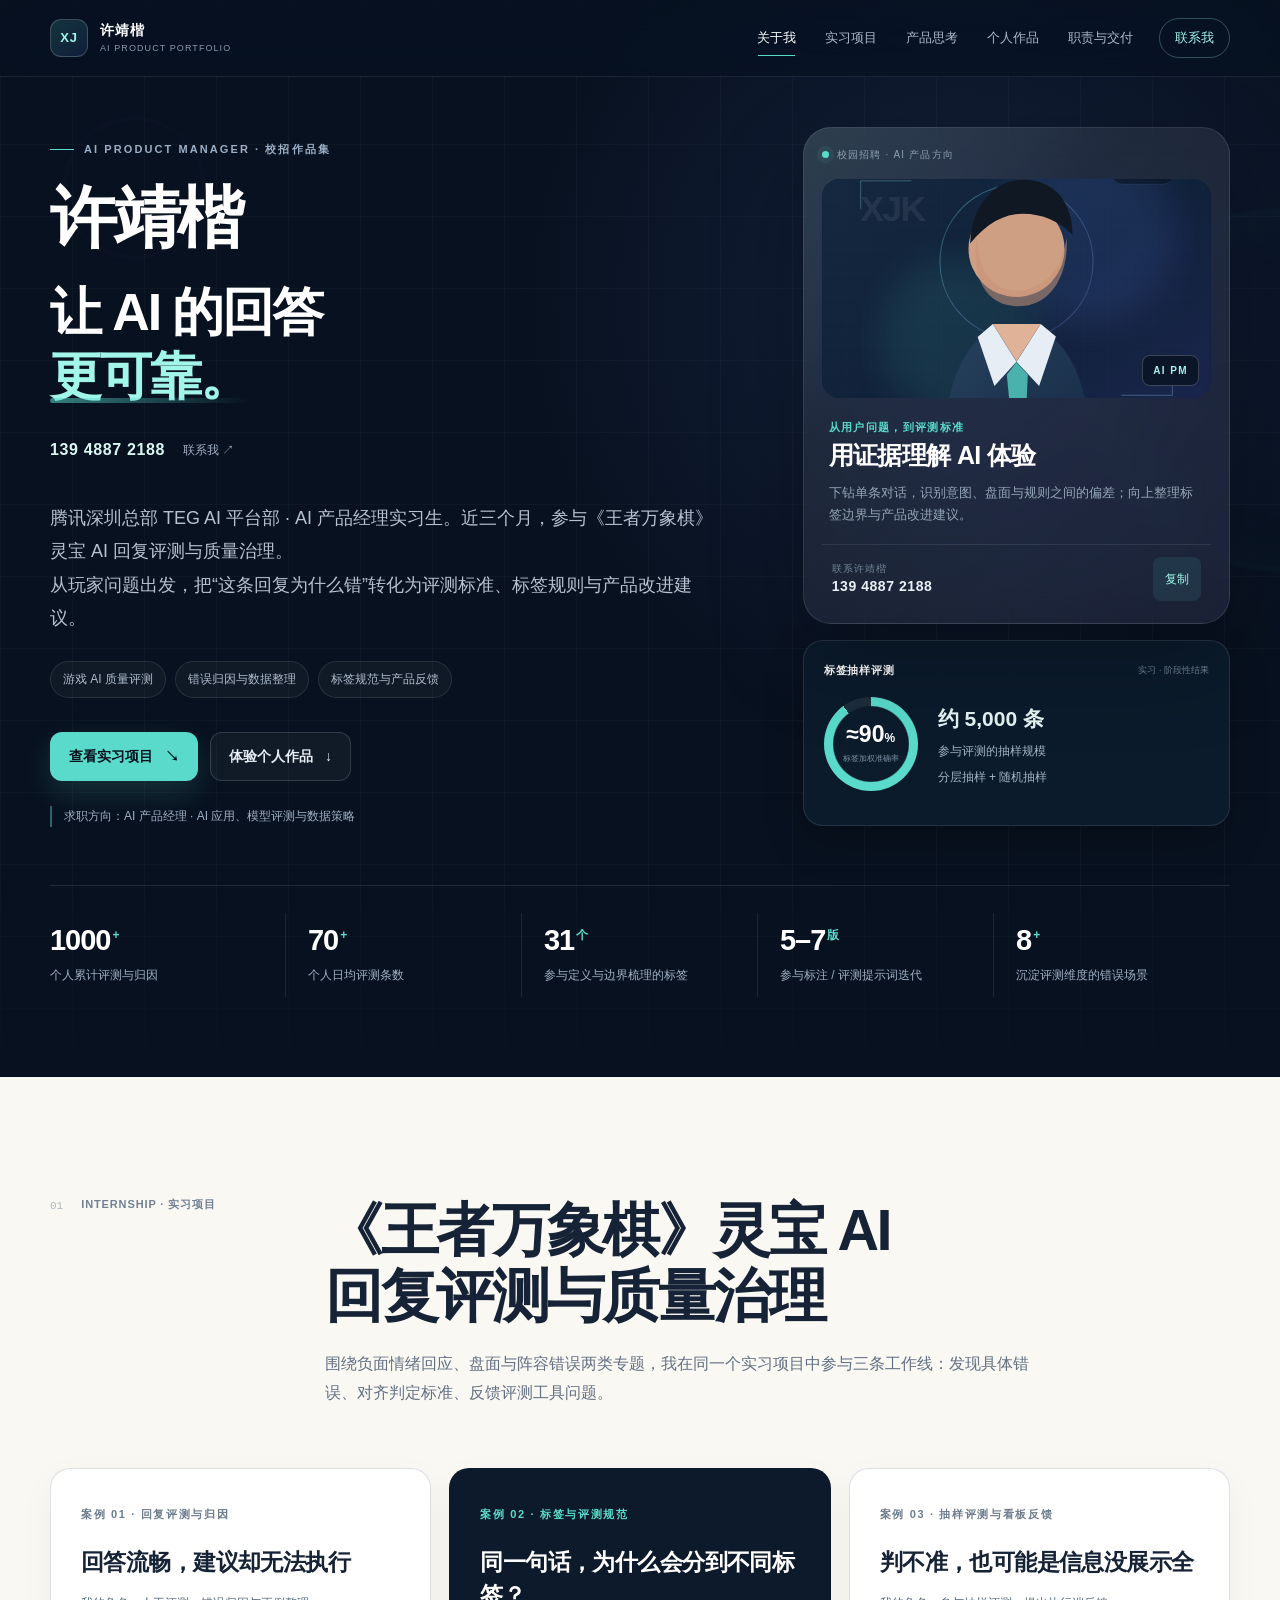
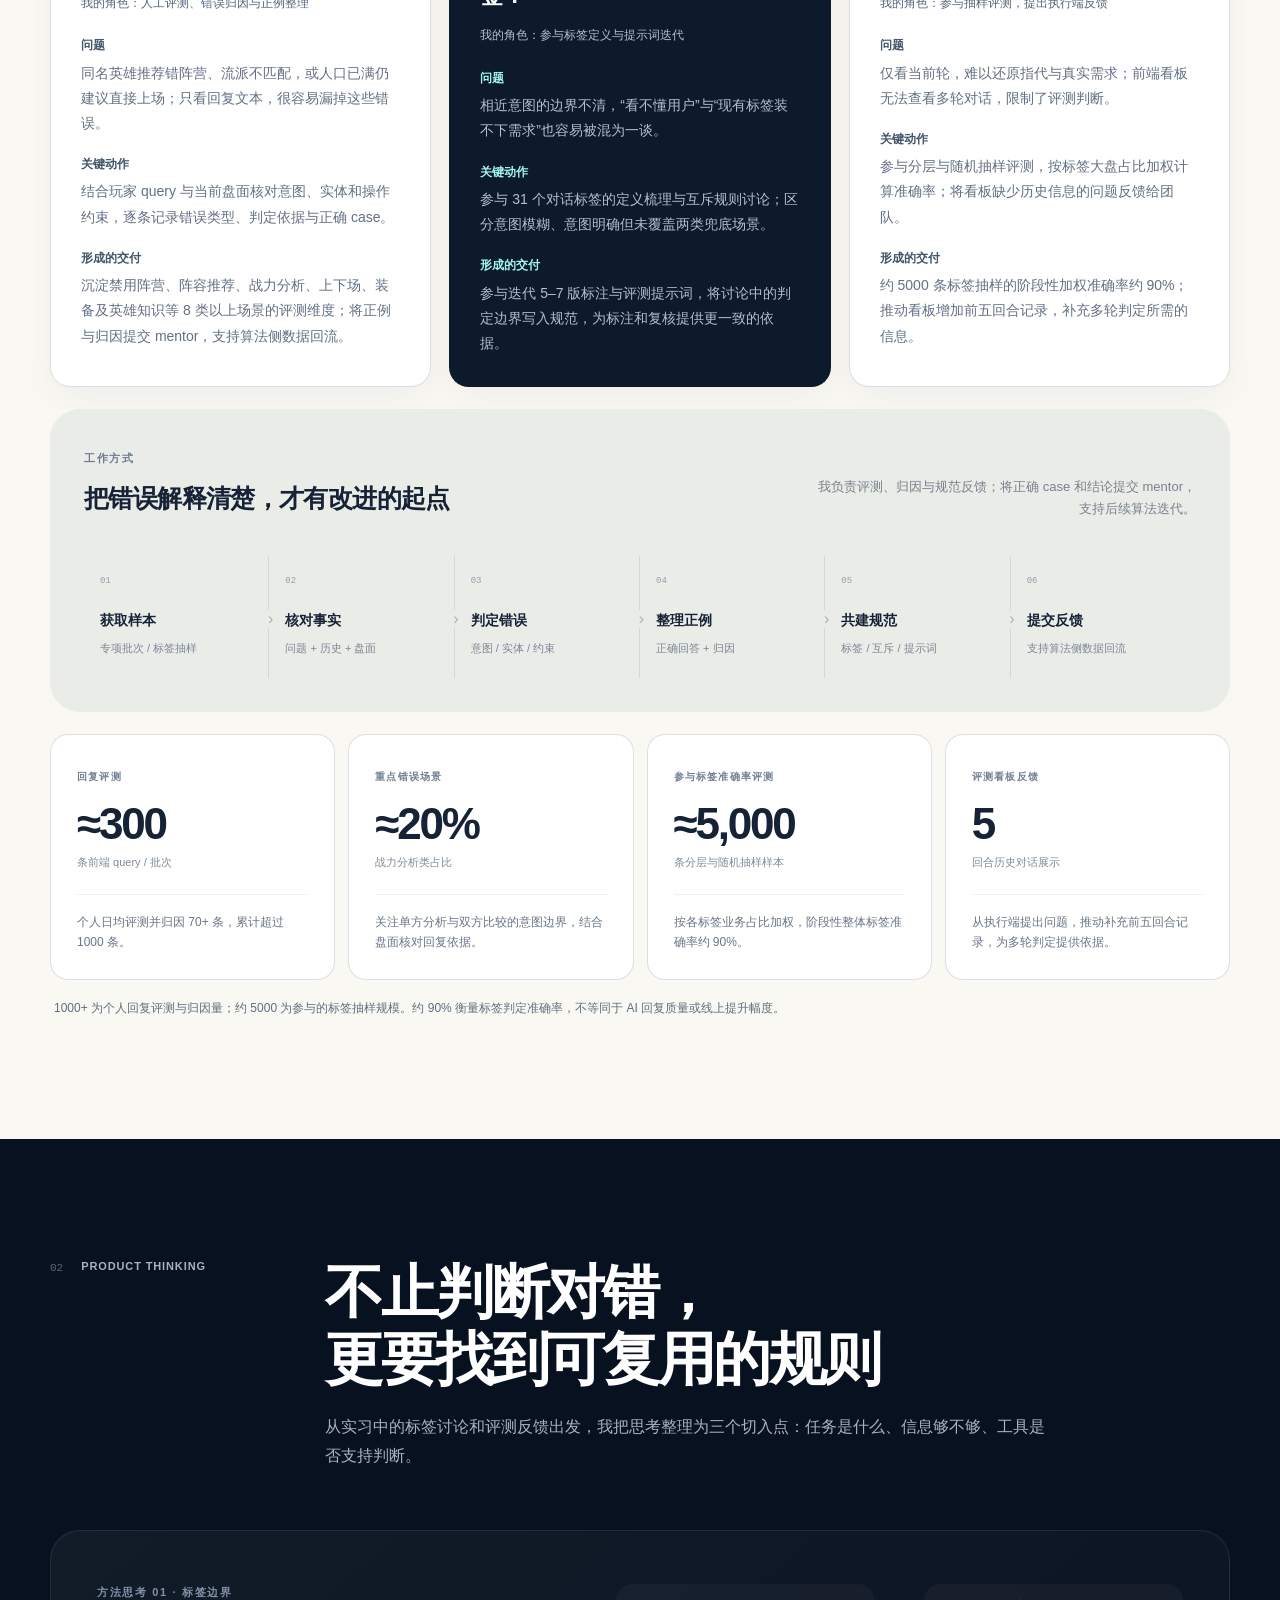
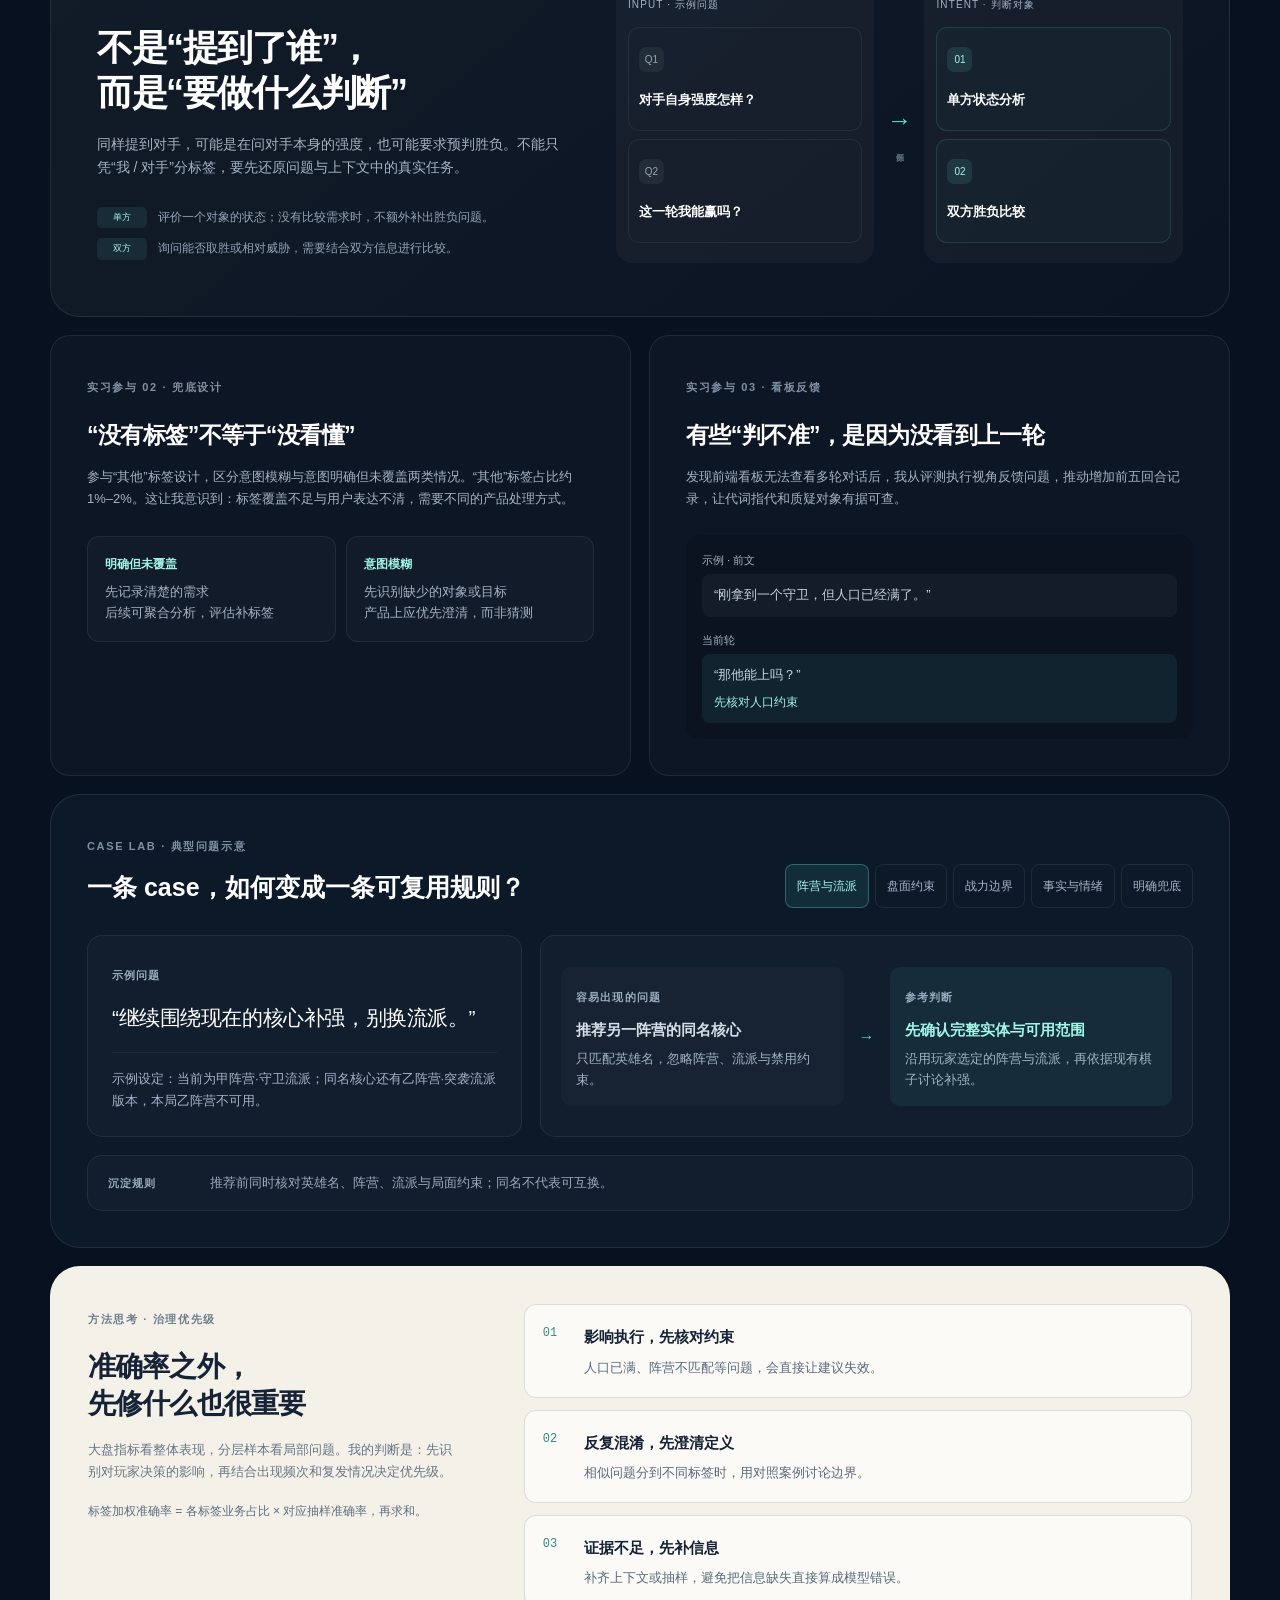
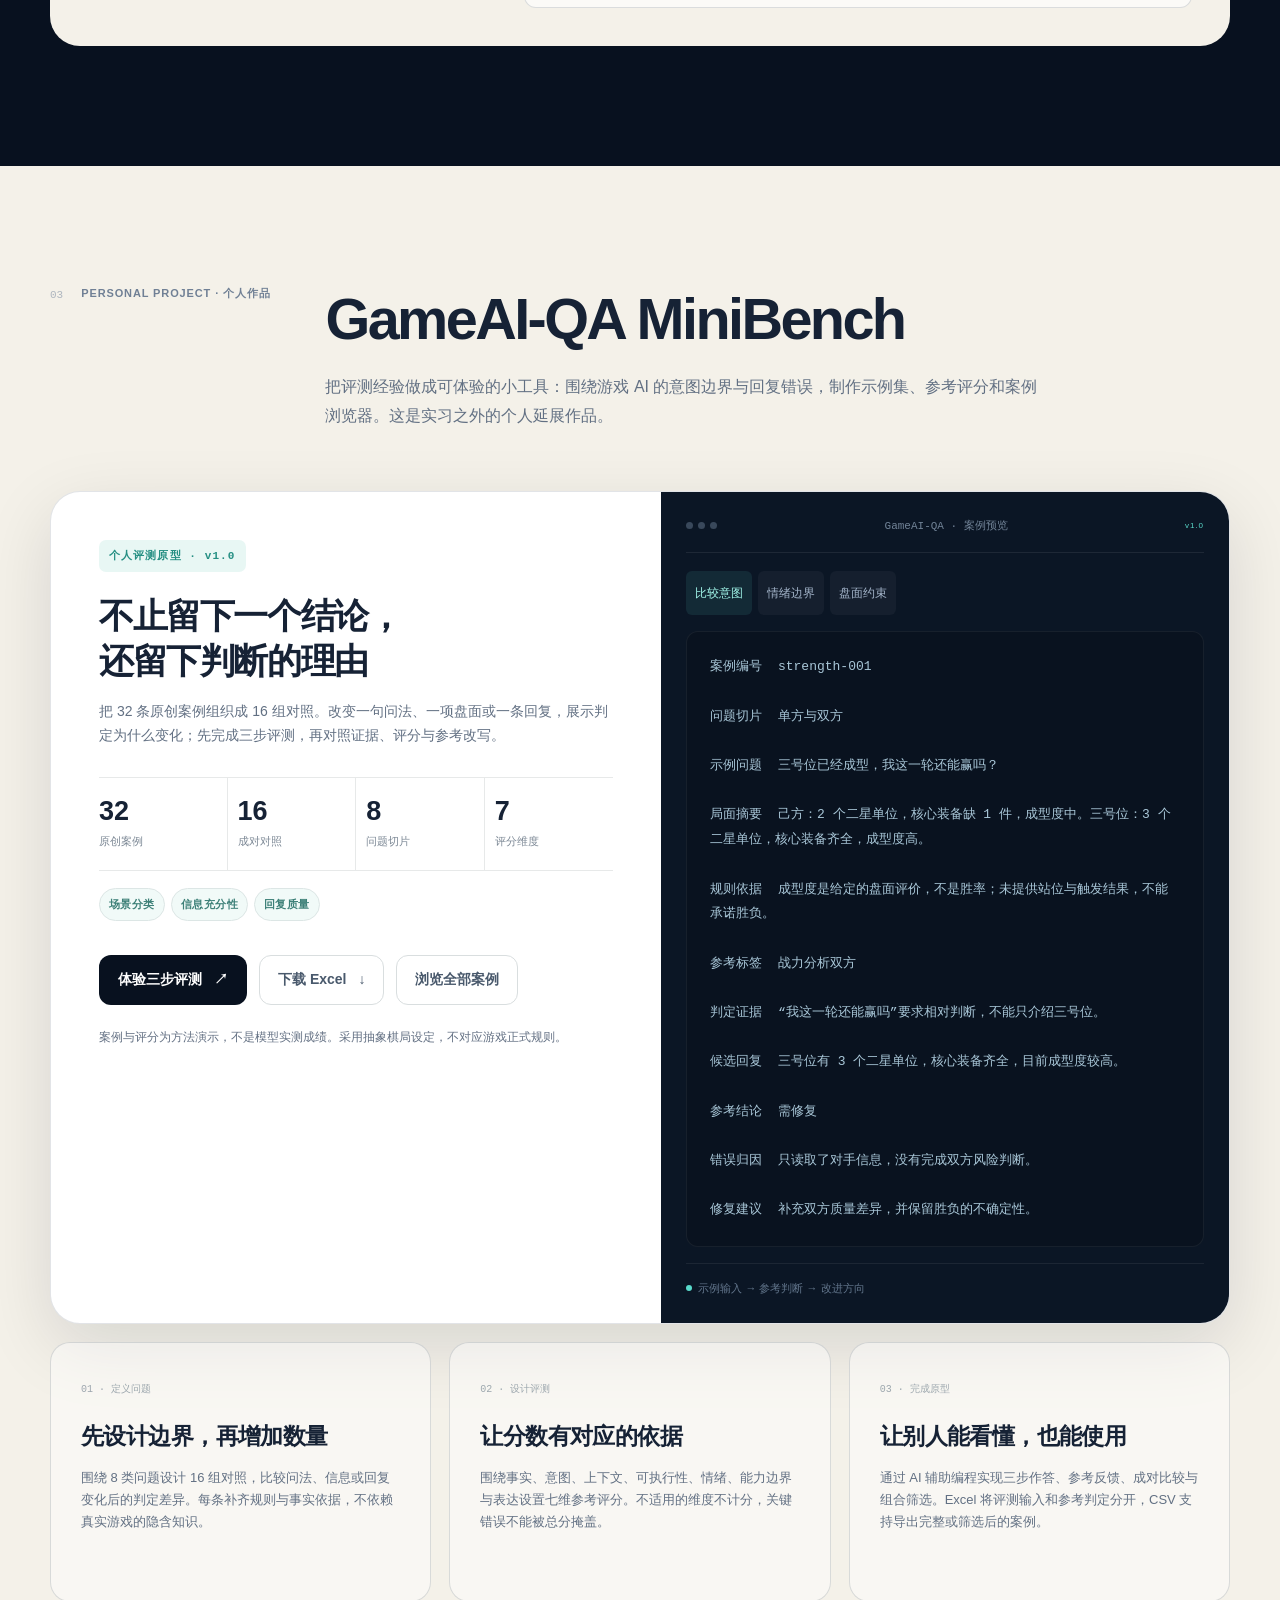
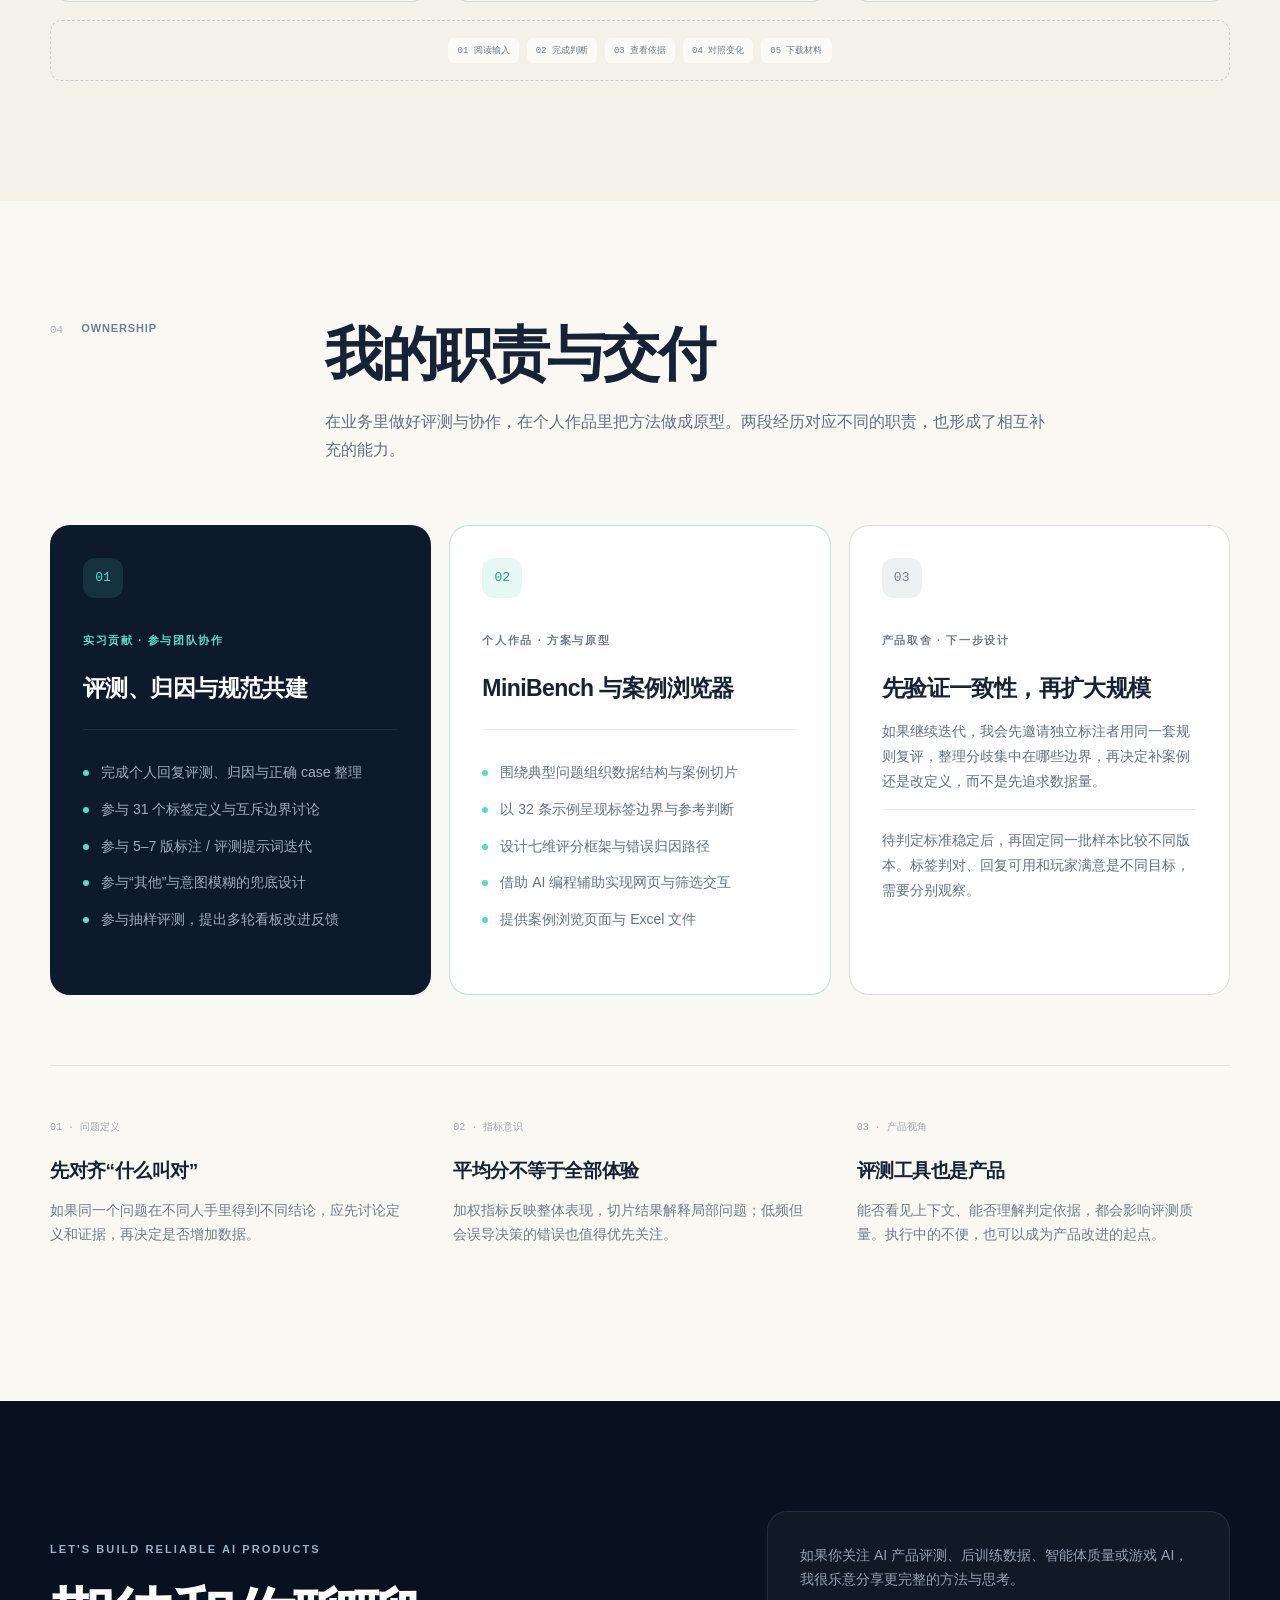
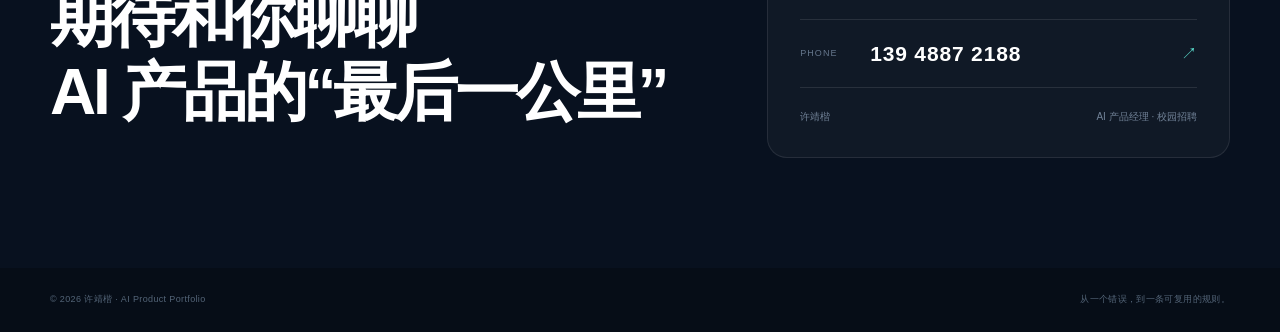
<file: index.html>
<!doctype html>
<html lang="zh-CN">
<head>
  <meta charset="utf-8">
  <meta name="viewport" content="width=device-width, initial-scale=1">
  <meta name="description" content="许靖楷｜AI 产品经理校招作品集。腾讯 TEG AI 平台部实习：游戏 AI 回复评测、错误归因、标签规范与评测工具反馈；个人延展作品 GameAI-QA MiniBench。">
  <meta name="theme-color" content="#08111f">
  <meta property="og:title" content="许靖楷｜AI 产品经理作品集">
  <meta property="og:description" content="从玩家问题出发，把 AI 回复错误转化为评测标准与产品改进建议。">
  <meta property="og:type" content="website">
  <meta property="og:url" content="https://xjk202.github.io/">
  <title>许靖楷｜AI 产品经理作品集</title>
  <link rel="canonical" href="https://xjk202.github.io/">
  <link rel="icon" href="data:image/svg+xml,%3Csvg xmlns='http://www.w3.org/2000/svg' viewBox='0 0 64 64'%3E%3Crect width='64' height='64' rx='16' fill='%2308111f'/%3E%3Cpath d='M17 18l15 28 15-28h-9l-6 13-6-13z' fill='%236ee7d8'/%3E%3C/svg%3E">
  <link rel="stylesheet" href="styles.css">
  <script src="data/dataset-data.js" defer></script>
  <script src="script.js" defer></script>
</head>
<body>
  <a class="skip-link" href="#main">跳到主要内容</a>

  <header class="site-header" aria-label="页面导航">
    <div class="nav-shell">
      <a class="brand" href="#overview" aria-label="返回顶部">
        <span class="brand-mark">XJ</span>
        <span class="brand-copy"><strong>许靖楷</strong><small>AI Product Portfolio</small></span>
      </a>
      <button class="nav-toggle" type="button" aria-expanded="false" aria-controls="site-nav">
        <span></span><span></span><span></span>
        <span class="sr-only">展开导航</span>
      </button>
      <nav id="site-nav" class="site-nav">
        <a class="active" href="#overview" aria-current="location">关于我</a>
        <a href="#project">实习项目</a>
        <a href="#method">产品思考</a>
        <a href="#benchmark">个人作品</a>
        <a href="#contribution">职责与交付</a>
        <a class="nav-contact" href="#contact">联系我</a>
      </nav>
    </div>
  </header>

  <main id="main">
    <section id="overview" class="hero section-shell">
      <div class="hero-orb hero-orb-one" aria-hidden="true"></div>
      <div class="hero-orb hero-orb-two" aria-hidden="true"></div>
      <div class="hero-grid">
        <div class="hero-copy reveal">
          <div class="eyebrow"><span></span> AI PRODUCT MANAGER · 校招作品集</div>
          <h1>许靖楷<span class="hero-title-line">让 AI 的回答<br><em>更可靠。</em></span></h1>
          <a class="hero-phone" href="tel:13948872188">139 4887 2188 <span>联系我 <span aria-hidden="true">↗</span></span></a>
          <p class="hero-lead">腾讯深圳总部 TEG AI 平台部 · AI 产品经理实习生。近三个月，参与《王者万象棋》灵宝 AI 回复评测与质量治理。<br>从玩家问题出发，把“这条回复为什么错”转化为评测标准、标签规则与产品改进建议。</p>
          <div class="hero-tags" aria-label="经历关键词">
            <span>游戏 AI 质量评测</span>
            <span>错误归因与数据整理</span>
            <span>标签规范与产品反馈</span>
          </div>
          <div class="hero-actions">
            <a class="button button-primary" href="#project">查看实习项目 <span aria-hidden="true">↘</span></a>
            <a class="button button-secondary" href="#benchmark">体验个人作品 <span aria-hidden="true">↓</span></a>
          </div>
          <p class="hero-disclaimer">求职方向：AI 产品经理 · AI 应用、模型评测与数据策略</p>
        </div>

        <aside class="profile-stack reveal" aria-label="个人信息">
          <article class="profile-card">
            <div class="profile-topline"><span class="status-dot"></span> 校园招聘 · AI 产品方向</div>
            <div class="portrait-wrap">
              <img src="assets/profile-avatar.svg" alt="AI 产品主题插画" width="480" height="390">
              <span class="portrait-badge">AI PM</span>
            </div>
            <div class="profile-copy">
              <p class="profile-kicker">从用户问题，到评测标准</p>
              <h2>用证据理解 AI 体验</h2>
              <p>下钻单条对话，识别意图、盘面与规则之间的偏差；向上整理标签边界与产品改进建议。</p>
            </div>
            <div class="profile-contact">
              <a href="tel:13948872188"><span>联系许靖楷</span><strong>139 4887 2188</strong></a>
              <button id="copy-phone" type="button" data-copy="13948872188" aria-label="复制许靖楷的手机号">复制</button>
            </div>
          </article>
          <article class="mini-dashboard" aria-label="参与的标签抽样评测">
            <div class="mini-head"><span>标签抽样评测</span><small>实习 · 阶段性结果</small></div>
            <div class="dashboard-main">
              <div class="score-ring" aria-label="标签加权准确率约 90%"><strong>≈90<span>%</span></strong><small>标签加权准确率</small></div>
              <div class="sample-summary"><strong>约 5,000 条</strong><span>参与评测的抽样规模</span><small>分层抽样 + 随机抽样</small></div>
            </div>
          </article>
        </aside>
      </div>

      <div class="metric-strip reveal" aria-label="实习工作概览">
        <div><strong>1000<sup>+</sup></strong><span>个人累计评测与归因</span></div>
        <div><strong>70<sup>+</sup></strong><span>个人日均评测条数</span></div>
        <div><strong>31<sup>个</sup></strong><span>参与定义与边界梳理的标签</span></div>
        <div><strong>5–7<sup>版</sup></strong><span>参与标注 / 评测提示词迭代</span></div>
        <div><strong>8<sup>+</sup></strong><span>沉淀评测维度的错误场景</span></div>
      </div>
    </section>

    <section id="project" class="section section-light">
      <div class="section-shell">
        <div class="section-heading reveal">
          <div><span class="section-index">01</span><p class="eyebrow dark">INTERNSHIP · 实习项目</p></div>
          <div>
            <h2>《王者万象棋》灵宝 AI<br>回复评测与质量治理</h2>
            <p>围绕负面情绪回应、盘面与阵容错误两类专题，我在同一个实习项目中参与三条工作线：发现具体错误、对齐判定标准、反馈评测工具问题。</p>
          </div>
        </div>

        <div class="brief-grid" aria-label="实习项目的三条工作线">
          <article class="brief-card reveal">
            <span class="card-label">案例 01 · 回复评测与归因</span>
            <h3>回答流畅，建议却无法执行</h3>
            <p class="project-role">我的角色：人工评测、错误归因与正例整理</p>
            <dl class="project-case-notes">
              <div><dt>问题</dt><dd>同名英雄推荐错阵营、流派不匹配，或人口已满仍建议直接上场；只看回复文本，很容易漏掉这些错误。</dd></div>
              <div><dt>关键动作</dt><dd>结合玩家 query 与当前盘面核对意图、实体和操作约束，逐条记录错误类型、判定依据与正确 case。</dd></div>
              <div><dt>形成的交付</dt><dd>沉淀禁用阵营、阵容推荐、战力分析、上下场、装备及英雄知识等 8 类以上场景的评测维度；将正例与归因提交 mentor，支持算法侧数据回流。</dd></div>
            </dl>
          </article>
          <article class="brief-card accent-card reveal">
            <span class="card-label">案例 02 · 标签与评测规范</span>
            <h3>同一句话，为什么会分到不同标签？</h3>
            <p class="project-role">我的角色：参与标签定义与提示词迭代</p>
            <dl class="project-case-notes">
              <div><dt>问题</dt><dd>相近意图的边界不清，“看不懂用户”与“现有标签装不下需求”也容易被混为一谈。</dd></div>
              <div><dt>关键动作</dt><dd>参与 31 个对话标签的定义梳理与互斥规则讨论；区分意图模糊、意图明确但未覆盖两类兜底场景。</dd></div>
              <div><dt>形成的交付</dt><dd>参与迭代 5–7 版标注与评测提示词，将讨论中的判定边界写入规范，为标注和复核提供更一致的依据。</dd></div>
            </dl>
          </article>
          <article class="brief-card reveal">
            <span class="card-label">案例 03 · 抽样评测与看板反馈</span>
            <h3>判不准，也可能是信息没展示全</h3>
            <p class="project-role">我的角色：参与抽样评测，提出执行端反馈</p>
            <dl class="project-case-notes">
              <div><dt>问题</dt><dd>仅看当前轮，难以还原指代与真实需求；前端看板无法查看多轮对话，限制了评测判断。</dd></div>
              <div><dt>关键动作</dt><dd>参与分层与随机抽样评测，按标签大盘占比加权计算准确率；将看板缺少历史信息的问题反馈给团队。</dd></div>
              <div><dt>形成的交付</dt><dd>约 5000 条标签抽样的阶段性加权准确率约 90%；推动看板增加前五回合记录，补充多轮判定所需的信息。</dd></div>
            </dl>
          </article>
        </div>

        <div class="workflow-block reveal">
          <div class="workflow-title">
            <div><span class="card-label">工作方式</span><h3>把错误解释清楚，才有改进的起点</h3></div>
            <p>我负责评测、归因与规范反馈；将正确 case 和结论提交 mentor，支持后续算法迭代。</p>
          </div>
          <ol class="workflow" aria-label="实习评测工作流程">
            <li><span>01</span><strong>获取样本</strong><small>专项批次 / 标签抽样</small></li>
            <li><span>02</span><strong>核对事实</strong><small>问题 + 历史 + 盘面</small></li>
            <li><span>03</span><strong>判定错误</strong><small>意图 / 实体 / 约束</small></li>
            <li><span>04</span><strong>整理正例</strong><small>正确回答 + 归因</small></li>
            <li><span>05</span><strong>共建规范</strong><small>标签 / 互斥 / 提示词</small></li>
            <li><span>06</span><strong>提交反馈</strong><small>支持算法侧数据回流</small></li>
          </ol>
        </div>

        <div class="impact-grid">
          <article class="impact-card reveal"><span>回复评测</span><strong>≈300</strong><small>条前端 query / 批次</small><p>个人日均评测并归因 70+ 条，累计超过 1000 条。</p></article>
          <article class="impact-card reveal"><span>重点错误场景</span><strong>≈20%</strong><small>战力分析类占比</small><p>关注单方分析与双方比较的意图边界，结合盘面核对回复依据。</p></article>
          <article class="impact-card reveal"><span>参与标签准确率评测</span><strong>≈5,000</strong><small>条分层与随机抽样样本</small><p>按各标签业务占比加权，阶段性整体标签准确率约 90%。</p></article>
          <article class="impact-card reveal"><span>评测看板反馈</span><strong>5</strong><small>回合历史对话展示</small><p>从执行端提出问题，推动补充前五回合记录，为多轮判定提供依据。</p></article>
        </div>
        <p class="evidence-note reveal">1000+ 为个人回复评测与归因量；约 5000 为参与的标签抽样规模。约 90% 衡量标签判定准确率，不等同于 AI 回复质量或线上提升幅度。</p>
      </div>
    </section>

    <section id="method" class="section section-ink">
      <div class="section-shell">
        <div class="section-heading inverse reveal">
          <div><span class="section-index">02</span><p class="eyebrow">PRODUCT THINKING</p></div>
          <div>
            <h2>不止判断对错，<br>更要找到可复用的规则</h2>
            <p>从实习中的标签讨论和评测反馈出发，我把思考整理为三个切入点：任务是什么、信息够不够、工具是否支持判断。</p>
          </div>
        </div>

        <article class="decision-feature reveal">
          <div class="decision-copy">
            <span class="card-label light">方法思考 01 · 标签边界</span>
            <h3>不是“提到了谁”，<br>而是“要做什么判断”</h3>
            <p>同样提到对手，可能是在问对手本身的强度，也可能要求预判胜负。不能只凭“我 / 对手”分标签，要先还原问题与上下文中的真实任务。</p>
            <ul class="decision-rules">
              <li><span>单方</span>评价一个对象的状态；没有比较需求时，不额外补出胜负问题。</li>
              <li><span>双方</span>询问能否取胜或相对威胁，需要结合双方信息进行比较。</li>
            </ul>
          </div>
          <div class="taxonomy-shift" role="img" aria-label="意图判断示意：对手自身强度对应单方分析，能否战胜对手对应双方比较">
            <div class="taxonomy-before">
              <small>INPUT · 示例问题</small>
              <div><span>Q1</span><strong>对手自身强度怎样？</strong></div>
              <div><span>Q2</span><strong>这一轮我能赢吗？</strong></div>
            </div>
            <div class="shift-arrow"><span aria-hidden="true">→</span><small>识别任务</small></div>
            <div class="taxonomy-after">
              <small>INTENT · 判断对象</small>
              <div><span>01</span><strong>单方状态分析</strong></div>
              <div><span>02</span><strong>双方胜负比较</strong></div>
            </div>
          </div>
        </article>

        <div class="decision-grid">
          <article class="decision-card reveal">
            <span class="card-label light">实习参与 02 · 兜底设计</span>
            <h3>“没有标签”不等于“没看懂”</h3>
            <p>参与“其他”标签设计，区分意图模糊与意图明确但未覆盖两类情况。“其他”标签占比约 1%–2%。这让我意识到：标签覆盖不足与用户表达不清，需要不同的产品处理方式。</p>
            <div class="split-box"><div><strong>明确但未覆盖</strong><span>先记录清楚的需求<br>后续可聚合分析，评估补标签</span></div><div><strong>意图模糊</strong><span>先识别缺少的对象或目标<br>产品上应优先澄清，而非猜测</span></div></div>
          </article>
          <article class="decision-card reveal">
            <span class="card-label light">实习参与 03 · 看板反馈</span>
            <h3>有些“判不准”，是因为没看到上一轮</h3>
            <p>发现前端看板无法查看多轮对话后，我从评测执行视角反馈问题，推动增加前五回合记录，让代词指代和质疑对象有据可查。</p>
            <div class="conversation-mini" aria-label="多轮信息对判定的作用示意"><span class="conversation-label">示例 · 前文</span><p>“刚拿到一个守卫，但人口已经满了。”</p><span class="conversation-label">当前轮</span><p class="current-turn">“那他能上吗？” <strong>先核对人口约束</strong></p></div>
          </article>
        </div>

        <div class="case-lab reveal">
          <div class="case-lab-head">
            <div><span class="card-label light">CASE LAB · 典型问题示意</span><h3>一条 case，如何变成一条可复用规则？</h3></div>
            <div class="case-tabs" role="tablist" aria-label="切换案例">
              <button id="case-tab-entity" class="active" type="button" role="tab" aria-selected="true" aria-controls="case-panel" data-case="entity">阵营与流派</button>
              <button id="case-tab-board" type="button" role="tab" aria-selected="false" aria-controls="case-panel" tabindex="-1" data-case="board">盘面约束</button>
              <button id="case-tab-strength" type="button" role="tab" aria-selected="false" aria-controls="case-panel" tabindex="-1" data-case="strength">战力边界</button>
              <button id="case-tab-emotion" type="button" role="tab" aria-selected="false" aria-controls="case-panel" tabindex="-1" data-case="emotion">事实与情绪</button>
              <button id="case-tab-fallback" type="button" role="tab" aria-selected="false" aria-controls="case-panel" tabindex="-1" data-case="fallback">明确兜底</button>
            </div>
          </div>
          <div id="case-panel" class="case-stage" role="tabpanel" aria-labelledby="case-tab-entity" tabindex="0">
            <div class="case-query"><small>示例问题</small><blockquote id="case-query">“继续围绕现在的核心补强，别换流派。”</blockquote><div id="case-context" class="case-context">示例设定：当前为甲阵营·守卫流派；同名核心还有乙阵营·突袭流派版本，本局乙阵营不可用。</div></div>
            <div class="case-reasoning">
              <div><small>容易出现的问题</small><strong id="case-wrong">推荐另一阵营的同名核心</strong><p id="case-wrong-reason">只匹配英雄名，忽略阵营、流派与禁用约束。</p></div>
              <span class="reason-arrow" aria-hidden="true">→</span>
              <div class="correct"><small>参考判断</small><strong id="case-right">先确认完整实体与可用范围</strong><p id="case-right-reason">沿用玩家选定的阵营与流派，再依据现有棋子讨论补强。</p></div>
            </div>
            <div class="case-rule"><small>沉淀规则</small><p id="case-rule">推荐前同时核对英雄名、阵营、流派与局面约束；同名不代表可互换。</p></div>
          </div>
        </div>

        <div class="metric-evidence reveal">
          <div class="metric-evidence-copy">
            <span class="card-label">方法思考 · 治理优先级</span>
            <h3>准确率之外，<br>先修什么也很重要</h3>
            <p>大盘指标看整体表现，分层样本看局部问题。我的判断是：先识别对玩家决策的影响，再结合出现频次和复发情况决定优先级。</p>
            <small>标签加权准确率 = 各标签业务占比 × 对应抽样准确率，再求和。</small>
          </div>
          <ol class="priority-list" aria-label="问题治理的判断顺序">
            <li><span>01</span><div><strong>影响执行，先核对约束</strong><p>人口已满、阵营不匹配等问题，会直接让建议失效。</p></div></li>
            <li><span>02</span><div><strong>反复混淆，先澄清定义</strong><p>相似问题分到不同标签时，用对照案例讨论边界。</p></div></li>
            <li><span>03</span><div><strong>证据不足，先补信息</strong><p>补齐上下文或抽样，避免把信息缺失直接算成模型错误。</p></div></li>
          </ol>
        </div>
      </div>
    </section>

    <section id="benchmark" class="section section-paper">
      <div class="section-shell">
        <div class="section-heading reveal">
          <div><span class="section-index">03</span><p class="eyebrow dark">PERSONAL PROJECT · 个人作品</p></div>
          <div>
            <h2>GameAI-QA MiniBench</h2>
            <p>把评测经验做成可体验的小工具：围绕游戏 AI 的意图边界与回复错误，制作示例集、参考评分和案例浏览器。这是实习之外的个人延展作品。</p>
          </div>
        </div>

        <div class="benchmark-hero reveal">
          <div class="benchmark-copy">
            <div class="benchmark-badge">个人评测原型 · v1.0</div>
            <h3>不止留下一个结论，<br>还留下判断的理由</h3>
            <p>把 32 条原创案例组织成 16 组对照。改变一句问法、一项盘面或一条回复，展示判定为什么变化；先完成三步评测，再对照证据、评分与参考改写。</p>
            <div class="benchmark-stats">
              <div><strong>32</strong><span>原创案例</span></div>
              <div><strong>16</strong><span>成对对照</span></div>
              <div><strong>8</strong><span>问题切片</span></div>
              <div><strong>7</strong><span>评分维度</span></div>
            </div>
            <div class="benchmark-scope" aria-label="数据集任务范围">
              <span>场景分类</span><span>信息充分性</span><span>回复质量</span>
            </div>
            <div class="benchmark-actions">
              <a class="button button-dark" href="dataset.html#try-it">体验三步评测 <span aria-hidden="true">↗</span></a>
              <a class="button button-outline-dark" href="data/XuJingkai_GameAI-QA_MiniBench_v1.0.xlsx" download>下载 Excel <span aria-hidden="true">↓</span></a>
              <a class="button button-outline-dark" href="dataset.html#explore">浏览全部案例</a>
            </div>
            <p class="project-note">案例与评分为方法演示，不是模型实测成绩。采用抽象棋局设定，不对应游戏正式规则。</p>
          </div>
          <div class="dataset-window" aria-label="个人评测数据集样例">
            <div class="window-bar"><span aria-hidden="true"><i></i><i></i><i></i></span><small>GameAI-QA · 案例预览</small><em>v1.0</em></div>
            <div class="dataset-tabs" role="tablist" aria-label="切换数据样例">
              <button id="sample-tab-0" class="active" type="button" role="tab" aria-selected="true" aria-controls="dataset-sample" data-sample="0">比较意图</button>
              <button id="sample-tab-1" type="button" role="tab" aria-selected="false" aria-controls="dataset-sample" tabindex="-1" data-sample="1">情绪边界</button>
              <button id="sample-tab-2" type="button" role="tab" aria-selected="false" aria-controls="dataset-sample" tabindex="-1" data-sample="2">盘面约束</button>
            </div>
            <pre id="dataset-sample" role="tabpanel" aria-labelledby="sample-tab-0" tabindex="0"><code>案例编号    strength-001
问题切片    单方与双方
示例问题    三号位已经成型，我这一轮还能赢吗？
候选回复    三号位有 3 个二星单位，核心装备齐全，目前成型度较高。
参考标签    战力分析双方
判定依据    只评价对手，没有完成双方风险比较。
参考结论    需修复</code></pre>
            <div class="window-foot"><span><i aria-hidden="true"></i> 示例输入 → 参考判断 → 改进方向</span></div>
          </div>
        </div>

        <div class="benchmark-grid" aria-label="个人作品制作过程">
          <article class="benchmark-card reveal"><span>01 · 定义问题</span><h3>先设计边界，再增加数量</h3><p>围绕 8 类问题设计 16 组对照，比较问法、信息或回复变化后的判定差异。每条补齐规则与事实依据，不依赖真实游戏的隐含知识。</p></article>
          <article class="benchmark-card reveal"><span>02 · 设计评测</span><h3>让分数有对应的依据</h3><p>围绕事实、意图、上下文、可执行性、情绪、能力边界与表达设置七维参考评分。不适用的维度不计分，关键错误不能被总分掩盖。</p></article>
          <article class="benchmark-card reveal"><span>03 · 完成原型</span><h3>让别人能看懂，也能使用</h3><p>通过 AI 辅助编程实现三步作答、参考反馈、成对比较与组合筛选。Excel 将评测输入和参考判定分开，CSV 支持导出完整或筛选后的案例。</p></article>
        </div>

        <div class="schema-line reveal" aria-label="作品使用路径">
          <span>01 阅读输入</span><span>02 完成判断</span><span>03 查看依据</span><span>04 对照变化</span><span>05 下载材料</span>
        </div>
      </div>
    </section>

    <section id="contribution" class="section section-light contribution-section">
      <div class="section-shell">
        <div class="section-heading reveal">
          <div><span class="section-index">04</span><p class="eyebrow dark">OWNERSHIP</p></div>
          <div><h2>我的职责与交付</h2><p>在业务里做好评测与协作，在个人作品里把方法做成原型。两段经历对应不同的职责，也形成了相互补充的能力。</p></div>
        </div>

        <div class="ownership-grid">
          <article class="ownership-card done reveal">
            <div class="ownership-icon" aria-hidden="true">01</div><span class="card-label">实习贡献 · 参与团队协作</span>
            <h3>评测、归因与规范共建</h3>
            <ul>
              <li>完成个人回复评测、归因与正确 case 整理</li>
              <li>参与 31 个标签定义与互斥边界讨论</li>
              <li>参与 5–7 版标注 / 评测提示词迭代</li>
              <li>参与“其他”与意图模糊的兜底设计</li>
              <li>参与抽样评测，提出多轮看板改进反馈</li>
            </ul>
          </article>
          <article class="ownership-card extended reveal">
            <div class="ownership-icon" aria-hidden="true">02</div><span class="card-label">个人作品 · 方案与原型</span>
            <h3>MiniBench 与案例浏览器</h3>
            <ul>
              <li>围绕典型问题组织数据结构与案例切片</li>
              <li>以 32 条示例呈现标签边界与参考判断</li>
              <li>设计七维评分框架与错误归因路径</li>
              <li>借助 AI 编程辅助实现网页与筛选交互</li>
              <li>提供案例浏览页面与 Excel 文件</li>
            </ul>
          </article>
          <article class="ownership-card next reveal">
            <div class="ownership-icon" aria-hidden="true">03</div><span class="card-label">产品取舍 · 下一步设计</span>
            <h3>先验证一致性，再扩大规模</h3>
            <p>如果继续迭代，我会先邀请独立标注者用同一套规则复评，整理分歧集中在哪些边界，再决定补案例还是改定义，而不是先追求数据量。</p>
            <p>待判定标准稳定后，再固定同一批样本比较不同版本。标签判对、回复可用和玩家满意是不同目标，需要分别观察。</p>
          </article>
        </div>

        <div class="reflection-grid">
          <article class="reflection-card reveal"><span>01 · 问题定义</span><h3>先对齐“什么叫对”</h3><p>如果同一个问题在不同人手里得到不同结论，应先讨论定义和证据，再决定是否增加数据。</p></article>
          <article class="reflection-card reveal"><span>02 · 指标意识</span><h3>平均分不等于全部体验</h3><p>加权指标反映整体表现，切片结果解释局部问题；低频但会误导决策的错误也值得优先关注。</p></article>
          <article class="reflection-card reveal"><span>03 · 产品视角</span><h3>评测工具也是产品</h3><p>能否看见上下文、能否理解判定依据，都会影响评测质量。执行中的不便，也可以成为产品改进的起点。</p></article>
        </div>
      </div>
    </section>

    <section id="contact" class="contact-section">
      <div class="section-shell contact-shell reveal">
        <div>
          <p class="eyebrow">LET'S BUILD RELIABLE AI PRODUCTS</p>
          <h2>期待和你聊聊<br>AI 产品的“最后一公里”</h2>
        </div>
        <div class="contact-panel">
          <p>如果你关注 AI 产品评测、后训练数据、智能体质量或游戏 AI，我很乐意分享更完整的方法与思考。</p>
          <a class="contact-phone" href="tel:13948872188"><small>PHONE</small><strong>139 4887 2188</strong><span>↗</span></a>
          <div class="contact-meta"><span>许靖楷</span><span>AI 产品经理 · 校园招聘</span></div>
        </div>
      </div>
    </section>
  </main>

  <footer>
    <div class="section-shell footer-shell">
      <span>© <span id="year">2026</span> 许靖楷 · AI Product Portfolio</span>
      <span>从一个错误，到一条可复用的规则。</span>
    </div>
  </footer>

  <div id="toast" class="toast" role="status" aria-live="polite">已复制</div>
</body>
</html>
</file>
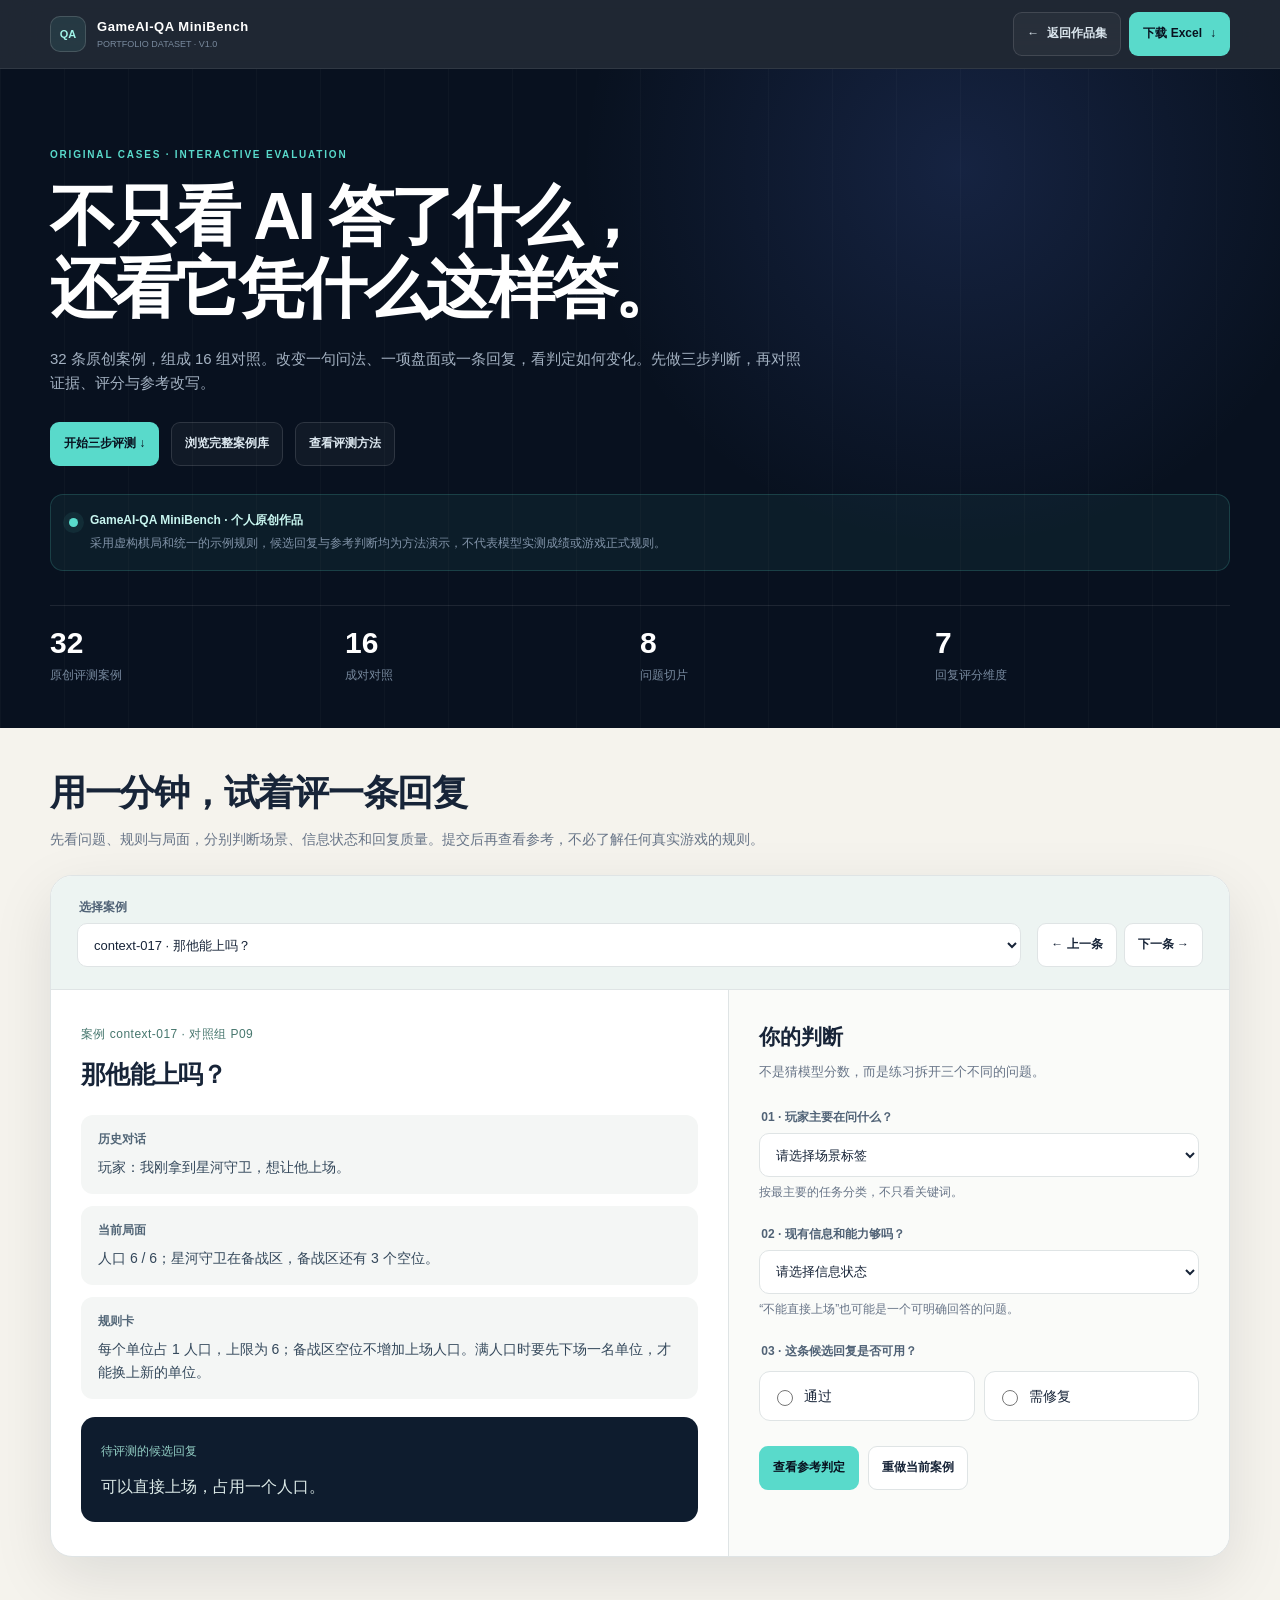
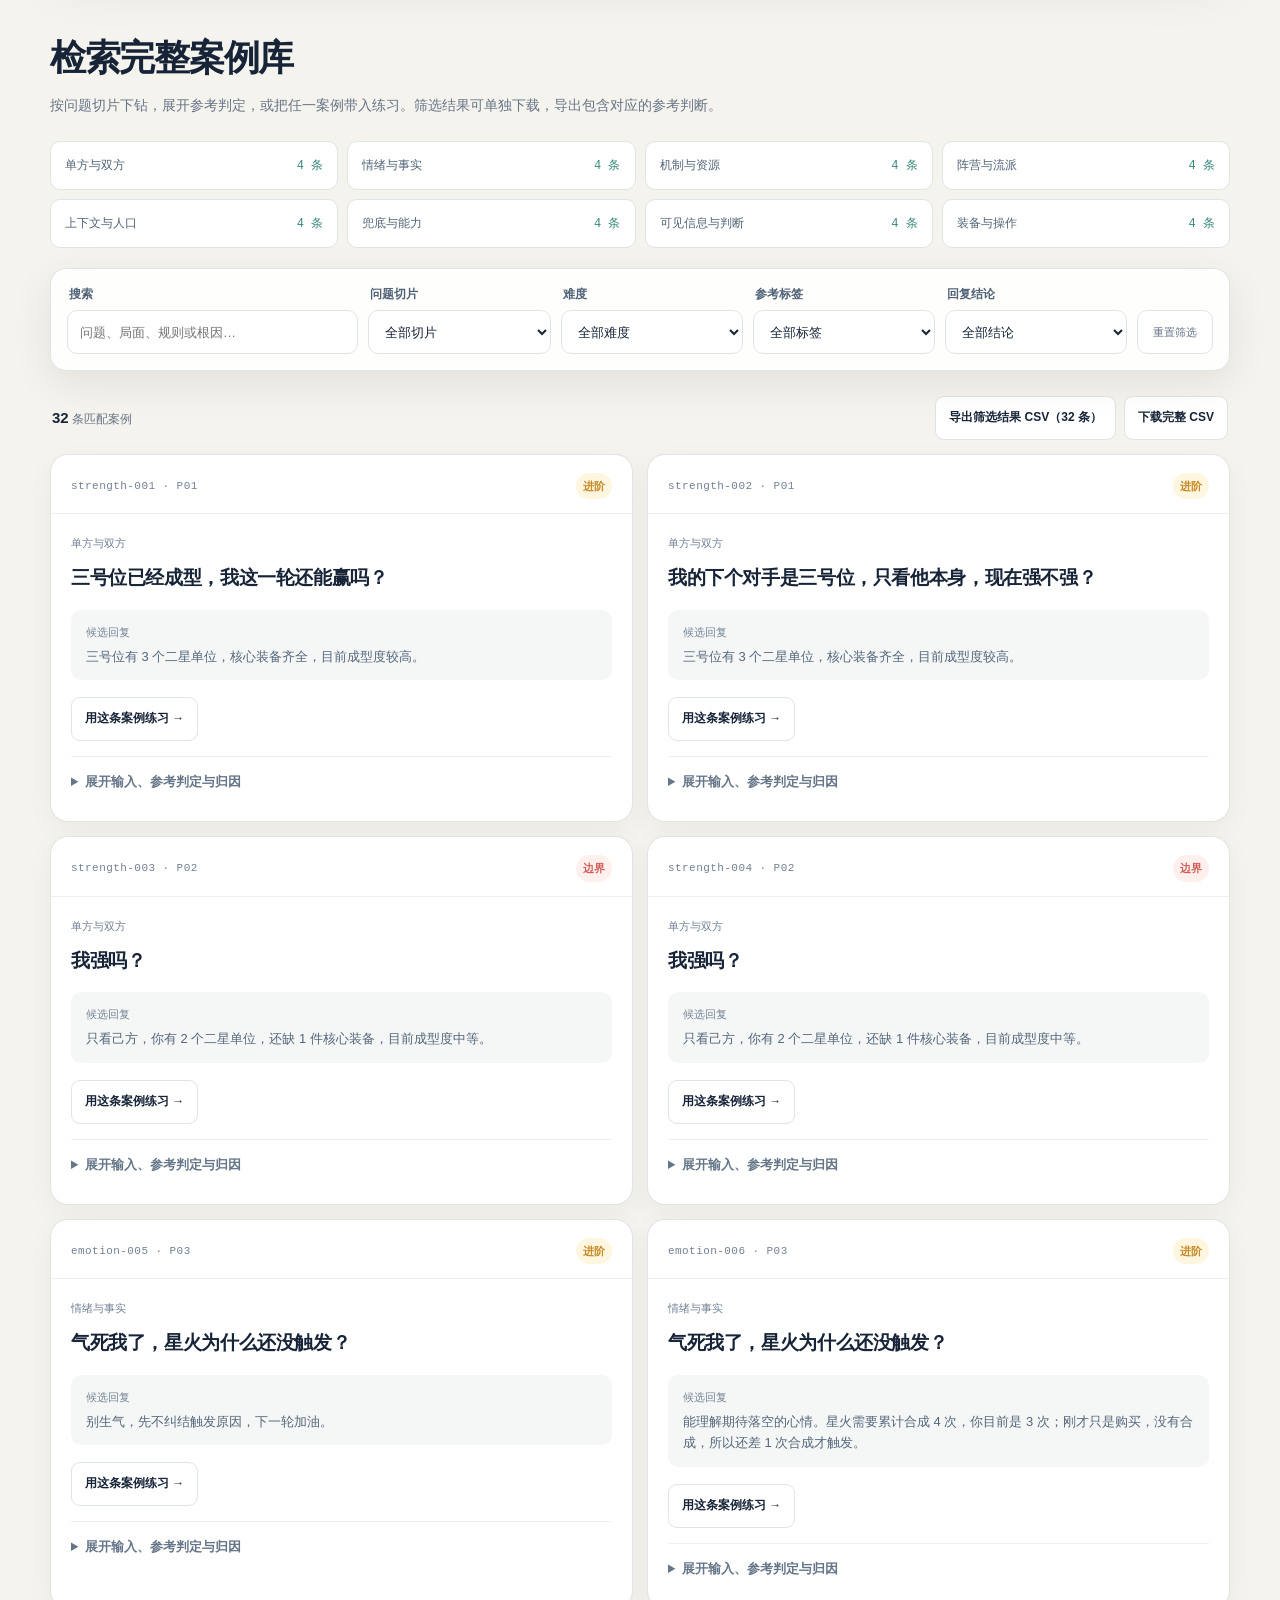
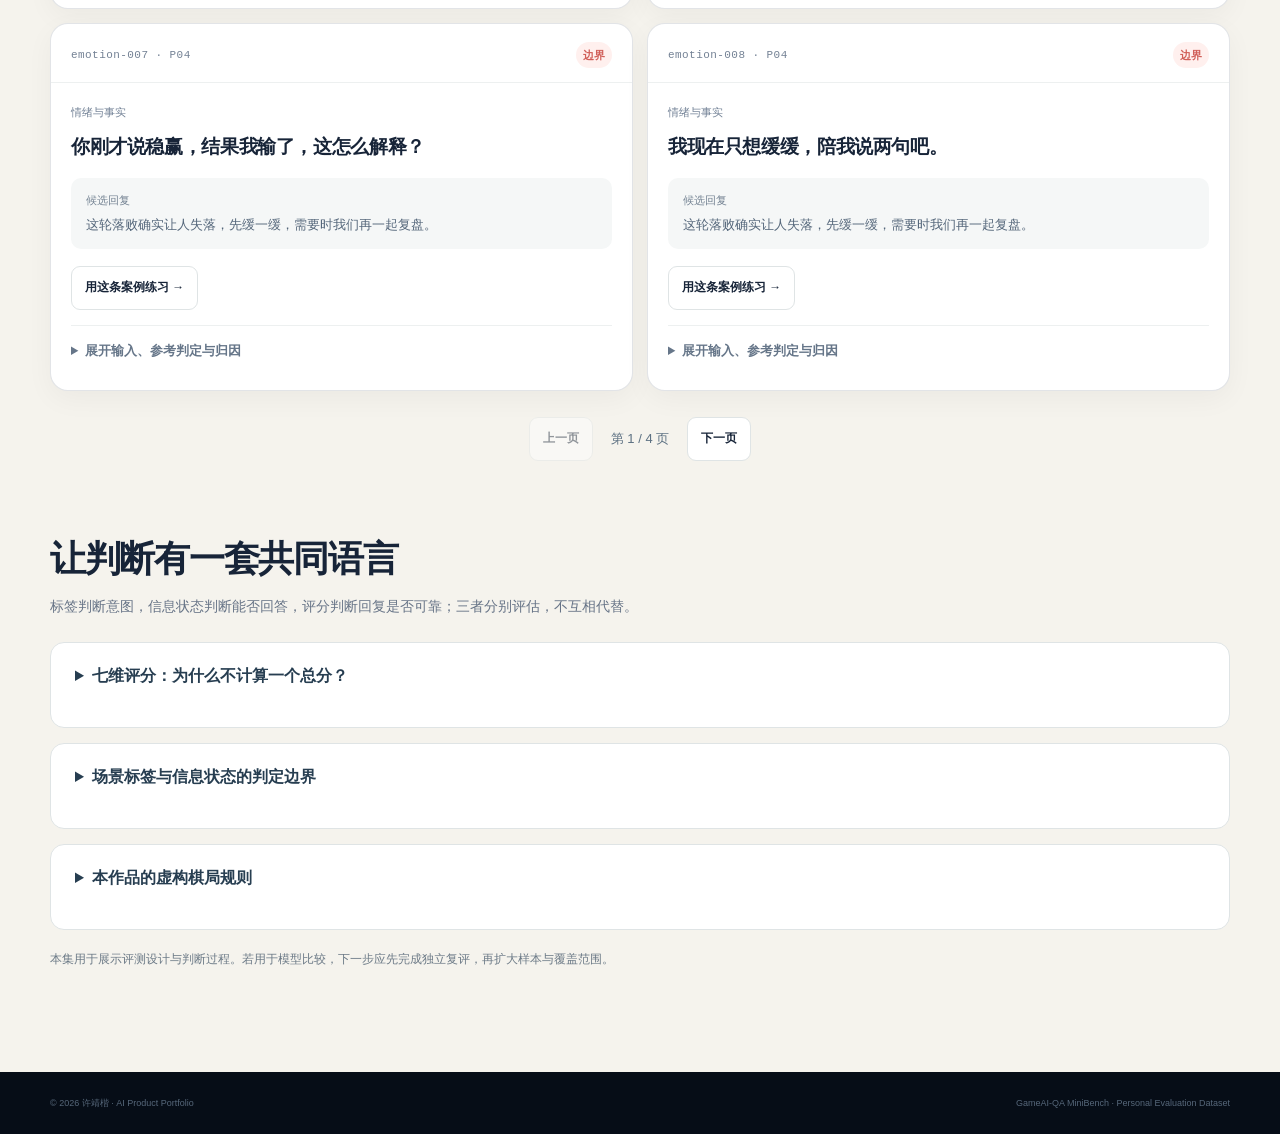
<file: dataset.html>
<!doctype html>
<html lang="zh-CN">
<head>
  <meta charset="utf-8">
  <meta name="viewport" content="width=device-width, initial-scale=1">
  <meta name="description" content="许靖楷的原创游戏 AI 评测作品：32 条案例、16 组成对对照，支持三步作答、七维参考评分、筛选与 Excel / CSV 下载。">
  <meta name="theme-color" content="#08111f">
  <meta property="og:title" content="GameAI-QA MiniBench｜原创案例与评测演示">
  <meta property="og:description" content="改变一句问法、一项盘面或一条回复，看判定如何变化。体验三步评测，查看证据与参考改写。">
  <meta property="og:type" content="website">
  <meta property="og:url" content="https://xjk202.github.io/dataset.html">
  <title>GameAI-QA MiniBench｜原创案例与评测演示</title>
  <link rel="canonical" href="https://xjk202.github.io/dataset.html">
  <link rel="icon" href="data:image/svg+xml,%3Csvg xmlns='http://www.w3.org/2000/svg' viewBox='0 0 64 64'%3E%3Crect width='64' height='64' rx='16' fill='%2308111f'/%3E%3Cpath d='M17 18l15 28 15-28h-9l-6 13-6-13z' fill='%236ee7d8'/%3E%3C/svg%3E">
  <style>
    :root {
      --ink: #08111f;
      --ink-2: #0e1c2e;
      --paper: #f5f3ed;
      --white: #fff;
      --text: #172438;
      --muted: #677487;
      --line: #dfe4e5;
      --cyan: #59dacb;
      --cyan-soft: #e4f8f5;
      --violet: #9b82f8;
      --red: #d15f59;
      --red-soft: #fff0ee;
      --amber: #c58926;
      --amber-soft: #fff6df;
      --radius: 18px;
      --shadow: 0 20px 60px rgba(8, 17, 31, .1);
    }
    * { box-sizing: border-box; }
    html { scroll-behavior: smooth; }
    body { margin: 0; min-width: 320px; background: var(--paper); color: var(--text); font-family: Inter, ui-sans-serif, -apple-system, BlinkMacSystemFont, "PingFang SC", "Microsoft YaHei", sans-serif; line-height: 1.65; -webkit-font-smoothing: antialiased; }
    a { color: inherit; text-decoration: none; }
    button, input, select { font: inherit; }
    .shell { width: min(calc(100% - 40px), 1180px); margin: 0 auto; }
    .topbar { position: sticky; z-index: 20; top: 0; border-bottom: 1px solid rgba(255,255,255,.08); background: rgba(8,17,31,.9); color: var(--white); backdrop-filter: blur(18px); }
    .topbar .shell { min-height: 68px; display: flex; align-items: center; justify-content: space-between; gap: 18px; }
    .brand { display: flex; align-items: center; gap: 11px; }
    .brand-mark { width: 36px; height: 36px; display: grid; place-items: center; border: 1px solid rgba(255,255,255,.15); border-radius: 10px; background: rgba(89,218,203,.1); color: #a1f5e9; font-size: 11px; font-weight: 800; }
    .brand strong { display: block; font-size: 13px; letter-spacing: .04em; }
    .brand small { display: block; color: #78899d; font-size: 9px; }
    .top-actions { display: flex; gap: 8px; }
    .button { min-height: 38px; padding: 8px 13px; display: inline-flex; align-items: center; justify-content: center; gap: 8px; border: 1px solid rgba(255,255,255,.12); border-radius: 9px; background: rgba(255,255,255,.04); color: #dce7ef; cursor: pointer; font-size: 11px; font-weight: 700; transition: .2s ease; }
    .button:hover { border-color: rgba(89,218,203,.45); transform: translateY(-1px); }
    .button.primary { border-color: transparent; background: var(--cyan); color: var(--ink); }
    .hero { padding: 78px 0 42px; background: radial-gradient(circle at 75% 15%, rgba(93,130,245,.16), transparent 34%), linear-gradient(90deg, rgba(255,255,255,.025) 1px, transparent 1px) 0 0/64px 64px, var(--ink); color: var(--white); }
    .eyebrow { margin: 0 0 16px; color: var(--cyan); font-size: 10px; font-weight: 800; letter-spacing: .18em; text-transform: uppercase; }
    h1 { max-width: 800px; margin: 0; font-size: clamp(38px, 6vw, 66px); line-height: 1.1; letter-spacing: -.05em; }
    .lead { max-width: 760px; margin: 22px 0 0; color: #a4b2c2; font-size: 15px; }
    .dataset-note { margin-top: 28px; padding: 16px 18px; border: 1px solid rgba(89,218,203,.18); border-radius: 13px; background: rgba(89,218,203,.06); display: flex; align-items: flex-start; gap: 12px; }
    .dataset-note i { flex: 0 0 9px; width: 9px; height: 9px; margin-top: 7px; border-radius: 50%; background: var(--cyan); box-shadow: 0 0 0 6px rgba(89,218,203,.08); }
    .dataset-note strong { display: block; color: #c8f5ef; font-size: 12px; }
    .dataset-note p { margin: 3px 0 0; color: #8193a8; font-size: 11px; }
    .stats { margin-top: 34px; display: grid; grid-template-columns: repeat(4, 1fr); border-top: 1px solid rgba(255,255,255,.09); }
    .stat { padding: 22px 20px 0 0; }
    .stat strong { display: block; font-size: 30px; line-height: 1; }
    .stat span { margin-top: 8px; display: block; color: #77899e; font-size: 10px; }
    .main { padding: 42px 0 90px; }
    .controls { position: sticky; z-index: 10; top: 82px; padding: 16px; border: 1px solid rgba(20,40,60,.12); border-radius: 16px; background: rgba(255,255,255,.88); box-shadow: 0 12px 40px rgba(8,17,31,.08); backdrop-filter: blur(16px); display: grid; grid-template-columns: 1.7fr 1fr 1fr auto; gap: 10px; }
    .field { min-width: 0; }
    .field label { margin: 0 0 5px 2px; display: block; color: #7b8794; font-size: 8px; font-weight: 800; letter-spacing: .1em; text-transform: uppercase; }
    .field input, .field select { width: 100%; height: 42px; border: 1px solid var(--line); border-radius: 10px; background: var(--white); color: var(--text); padding: 0 12px; outline: none; font-size: 12px; }
    .field input:focus, .field select:focus { border-color: #60cfc2; box-shadow: 0 0 0 3px rgba(89,218,203,.12); }
    .reset { align-self: end; height: 42px; padding: 0 15px; border: 1px solid var(--line); border-radius: 10px; background: var(--white); color: #647284; cursor: pointer; font-size: 11px; }
    .summary { margin: 25px 2px 14px; display: flex; align-items: center; justify-content: space-between; gap: 20px; color: var(--muted); font-size: 11px; }
    .summary strong { color: var(--text); font-size: 15px; }
    .cards { display: grid; grid-template-columns: 1fr 1fr; gap: 14px; }
    .card { overflow: hidden; border: 1px solid rgba(18,39,62,.12); border-radius: var(--radius); background: var(--white); box-shadow: 0 8px 28px rgba(8,17,31,.045); }
    .card-head { padding: 18px 20px 14px; border-bottom: 1px solid #edf0f0; display: flex; align-items: center; justify-content: space-between; gap: 12px; }
    .case-id { color: #738194; font: 9px ui-monospace, SFMono-Regular, Menlo, monospace; letter-spacing: .04em; }
    .badges { display: flex; flex-wrap: wrap; justify-content: flex-end; gap: 5px; }
    .badge { padding: 4px 7px; border-radius: 999px; background: #eef2f4; color: #657486; font-size: 8px; font-weight: 800; }
    .badge.hard { background: var(--red-soft); color: var(--red); }
    .badge.medium { background: var(--amber-soft); color: var(--amber); }
    .badge.pass { background: var(--cyan-soft); color: #278b80; }
    .badge.fail { background: var(--red-soft); color: var(--red); }
    .card-body { padding: 20px; }
    .slice { margin-bottom: 12px; color: #718095; font-size: 9px; }
    .query { margin: 0; font-size: 19px; line-height: 1.5; letter-spacing: -.02em; }
    .label-row { margin-top: 18px; padding: 13px 14px; border-radius: 11px; background: #f1f9f7; display: flex; align-items: flex-start; justify-content: space-between; gap: 16px; }
    .label-row span { color: #6e7c8b; font-size: 9px; }
    .label-row strong { color: #247f75; font-size: 11px; text-align: right; }
    details { margin-top: 15px; border-top: 1px solid #edf0f0; }
    summary { padding-top: 14px; color: #667689; cursor: pointer; font-size: 10px; font-weight: 750; }
    .detail-grid { margin-top: 14px; display: grid; grid-template-columns: 1fr 1fr; gap: 10px; }
    .detail { padding: 12px; border-radius: 9px; background: #f6f7f7; }
    .detail.full { grid-column: 1 / -1; }
    .detail small { display: block; color: #87929e; font-size: 8px; font-weight: 800; letter-spacing: .08em; text-transform: uppercase; }
    .detail p { margin: 6px 0 0; color: #536274; font-size: 10px; white-space: pre-wrap; }
    .empty { grid-column: 1 / -1; padding: 70px 20px; border: 1px dashed #cbd2d4; border-radius: var(--radius); color: #7c8896; text-align: center; }
    footer { padding: 24px 0; background: #060d17; color: #56677a; font-size: 9px; }
    .footer-row { display: flex; justify-content: space-between; gap: 20px; }
    .button { min-height: 44px; font-size: 12px; }
    .brand { min-width: 0; }
    .brand strong { overflow-wrap: anywhere; }
    .brand-mark { flex-shrink: 0; }
    .case-id, .badge, .slice, .label-row span, .detail small { font-size: 11px; }
    .detail p, .label-row strong, summary { font-size: 13px; }
    .dataset-note p, .summary, .stat span { font-size: 12px; }
    .query, .detail p { overflow-wrap: anywhere; }
    summary, .reset { min-height: 44px; }
    a:focus-visible, button:focus-visible, summary:focus-visible { outline: 3px solid #278b80; outline-offset: 3px; }
    [hidden] { display: none !important; }
    section[id] { scroll-margin-top: 90px; }
    .section-title { margin: 0; font-size: clamp(26px, 4vw, 36px); line-height: 1.3; letter-spacing: -.035em; }
    .section-lead { margin: 12px 0 24px; color: var(--muted); font-size: 14px; }
    .hero-links { display: flex; gap: 12px; flex-wrap: wrap; margin-top: 26px; }
    .button.light { color: var(--text); background: var(--white); border-color: var(--line); }
    .button:disabled, .reset:disabled { opacity: .45; cursor: not-allowed; transform: none; }
    .practice-panel { overflow: hidden; border: 1px solid var(--line); border-radius: 22px; background: var(--white); box-shadow: var(--shadow); }
    .practice-top { display: flex; gap: 16px; align-items: end; padding: 22px 26px; border-bottom: 1px solid var(--line); background: #edf4f2; }
    .practice-top .field { flex: 1; }
    .practice-nav { display: flex; gap: 7px; }
    .practice-grid { display: grid; grid-template-columns: minmax(0, 1.15fr) minmax(290px, .85fr); }
    .practice-input { min-width: 0; padding: 30px; }
    .practice-input h3 { margin: 9px 0 22px; font-size: 25px; line-height: 1.5; letter-spacing: -.03em; }
    .input-caption { color: #47776e; font-size: 12px; letter-spacing: .04em; }
    .input-evidence { margin: 0; display: grid; gap: 12px; }
    .input-evidence > div { padding: 15px 17px; border-radius: 12px; background: #f4f6f5; }
    .input-evidence dt { margin: 0 0 6px; color: #536778; font-size: 12px; font-weight: 700; }
    .input-evidence dd { margin: 0; font-size: 14px; color: #35495c; white-space: pre-wrap; overflow-wrap: anywhere; }
    .candidate-box { margin-top: 18px; padding: 20px; border-radius: 14px; background: var(--ink-2); color: #dceae8; }
    .candidate-box small { color: #92cec4; font-size: 12px; }
    .candidate-box p { margin: 10px 0 0; font-size: 16px; line-height: 1.8; }
    .judgement-form { margin: 0; padding: 30px; border-left: 1px solid var(--line); background: #fafbf9; }
    .judgement-form h3 { margin: 0 0 6px; font-size: 21px; }
    .form-lead { margin: 0 0 26px; color: var(--muted); font-size: 13px; }
    .judgement-form .field { margin-bottom: 22px; }
    .field label { font-size: 12px; letter-spacing: 0; color: #506276; }
    .field input, .field select { min-height: 44px; font-size: 13px; }
    .field-note { display: block; margin-top: 6px; color: var(--muted); font-size: 12px; }
    .verdict-field { margin: 0 0 25px; padding: 0; border: 0; }
    .verdict-field legend { margin-bottom: 10px; font-size: 12px; font-weight: 700; color: #506276; }
    .radio-options { display: grid; grid-template-columns: 1fr 1fr; gap: 9px; }
    .radio-choice { min-height: 50px; display: flex; align-items: center; gap: 8px; padding: 12px; border: 1px solid var(--line); border-radius: 11px; background: #fff; font-size: 14px; cursor: pointer; }
    .radio-choice:has(input:checked) { border-color: #239d8e; background: var(--cyan-soft); }
    input[type="radio"] { accent-color: #188477; width: 16px; height: 16px; }
    .form-actions { display: flex; flex-wrap: wrap; gap: 9px; }
    .form-message { min-height: 22px; margin: 14px 0 0; color: #976126; font-size: 12px; }
    .practice-result { padding: 28px 30px; border-top: 1px solid var(--line); background: #f4f8f5; }
    .practice-result h3 { margin: 0 0 8px; font-size: 24px; }
    .result-summary { margin: 0 0 22px; color: #42685e; font-size: 15px; }
    .result-grid { display: grid; grid-template-columns: repeat(3, minmax(0, 1fr)); gap: 10px; }
    .result-cell { padding: 16px; border: 1px solid #cae5dd; border-radius: 12px; background: #fff; }
    .result-cell.mismatch { border-color: #ecd3b4; background: #fffbf3; }
    .result-cell small { display: block; color: #627889; font-size: 12px; }
    .result-cell strong { display: block; margin: 7px 0; font-size: 16px; color: #277e70; }
    .result-cell.mismatch strong { color: #946529; }
    .result-cell p { margin: 4px 0 0; color: #536476; font-size: 13px; }
    .reference-grid { display: grid; grid-template-columns: 1fr 1fr; gap: 12px; margin-top: 18px; }
    .reference-grid .detail { background: #fff; border: 1px solid #e3eae6; padding: 17px; }
    .reference-grid .detail small { color: #516978; }
    .reference-grid .detail p { color: #35495c; font-size: 14px; line-height: 1.85; }
    .score-block { grid-column: 1 / -1; padding: 18px; border: 1px solid #e3eae6; border-radius: 12px; background: #fff; }
    .score-block h4 { margin: 0 0 13px; font-size: 15px; }
    .score-grid { display: grid; grid-template-columns: repeat(4, minmax(0, 1fr)); gap: 9px; }
    .score-dimension { padding: 12px; border-radius: 9px; background: #edf6f2; }
    .score-dimension.low { background: #fff0e8; }
    .score-dimension.na { background: #f0f2f3; }
    .score-dimension span { display: block; color: #506878; font-size: 12px; }
    .score-dimension strong { display: block; margin-top: 5px; color: #267466; font-size: 19px; }
    .score-dimension.low strong { color: #a75d29; }
    .score-dimension.na strong { color: #7d8992; font-size: 13px; line-height: 2; }
    .score-note { margin: 14px 0 0; color: #627283; font-size: 12px; }
    .pair-comparison { margin-top: 20px; }
    .pair-comparison > p { color: #506575; font-size: 14px; }
    .pair-grid { display: grid; grid-template-columns: 1fr 1fr; gap: 13px; }
    .pair-side { min-width: 0; padding: 16px; border: 1px solid var(--line); border-radius: 12px; background: #fff; }
    .pair-side h4 { margin: 0 0 12px; color: #38786d; font-size: 14px; }
    .pair-side .detail { margin-top: 9px; }
    .result-actions { margin-top: 20px; }
    .explore-section { margin-top: 78px; }
    .coverage { display: grid; grid-template-columns: repeat(4, minmax(0, 1fr)); gap: 9px; margin-bottom: 20px; }
    .coverage button { min-height: 49px; display: flex; align-items: center; justify-content: space-between; gap: 8px; padding: 12px 14px; border: 1px solid var(--line); border-radius: 10px; background: #fff; color: #516477; font-size: 12px; cursor: pointer; }
    .coverage button[aria-pressed="true"] { border-color: #2aa08f; color: #186d60; background: #e8f8f1; }
    .coverage .count { font: 12px ui-monospace, monospace; color: #3a897b; }
    .controls { position: static; grid-template-columns: minmax(200px, 1.6fr) repeat(4, minmax(0, 1fr)) auto; }
    .summary { flex-wrap: wrap; }
    .summary-actions { display: flex; flex-wrap: wrap; gap: 8px; }
    .card-response { margin: 17px 0 0; padding: 13px 15px; border-radius: 10px; background: #f5f7f7; font-size: 13px; color: #54667a; }
    .card-response small { display: block; margin-bottom: 5px; color: #738292; font-size: 11px; }
    .card-actions { margin-top: 17px; }
    .card details .reference-grid { grid-template-columns: 1fr; }
    .card details .score-grid { grid-template-columns: repeat(2, minmax(0, 1fr)); }
    .card details .detail.full, .card details .score-block { grid-column: 1; }
    .pager { display: flex; align-items: center; justify-content: center; gap: 18px; margin-top: 26px; }
    .pager span { color: #5c7082; font-size: 13px; }
    .guide-section { margin-top: 75px; }
    .guide-section > details { padding: 20px 24px; border: 1px solid var(--line); border-radius: 14px; background: #fff; }
    .guide-section > details > summary { padding-top: 0; font-size: 16px; color: #273e51; }
    .guide-content { display: grid; grid-template-columns: 1fr 1fr; gap: 13px; margin-top: 18px; }
    .guide-item { padding: 17px; border-radius: 10px; background: #f3f6f4; }
    .guide-item h3 { margin: 0 0 9px; font-size: 15px; color: #326f63; }
    .guide-item p { margin: 6px 0; color: #536779; font-size: 13px; }
    .guide-item ul { margin: 10px 0 0; padding-left: 19px; color: #536779; font-size: 13px; }
    .scope-note { margin-top: 20px; color: #6c7a87; font-size: 12px; }
    .dataset-error { padding: 20px; border: 1px solid #d6a778; border-radius: 12px; background: #fff4e8; color: #744e27; }
    @media (max-width: 1080px) { .controls { grid-template-columns: repeat(3, minmax(0, 1fr)); } }
    @media (max-width: 820px) {
      .practice-grid { grid-template-columns: 1fr; }
      .judgement-form { border-left: 0; border-top: 1px solid var(--line); }
      .practice-top { align-items: stretch; flex-direction: column; }
      .practice-nav { justify-content: flex-end; }
      .coverage, .score-grid { grid-template-columns: repeat(2, minmax(0, 1fr)); }
      .result-grid { grid-template-columns: 1fr; }
      .reference-grid, .pair-grid, .guide-content { grid-template-columns: 1fr; }
      .reference-grid .detail.full, .score-block { grid-column: 1; }
      .practice-input, .judgement-form, .practice-result { padding: 23px; }
    }
    @media (max-width: 520px) {
      .practice-top { padding: 18px; }
      .practice-input, .judgement-form, .practice-result { padding: 20px 17px; }
      .practice-input h3 { font-size: 23px; }
      .practice-nav .button { flex: 1; }
      .coverage button { font-size: 11px; padding: 11px; }
      .summary-actions, .summary-actions .button { width: 100%; }
      .guide-section > details { padding: 18px; }
      .form-actions .button { flex: 1; }
    }
    @media (prefers-reduced-motion: reduce) { html { scroll-behavior: auto; } *, *::before, *::after { transition: none !important; } }
    @media (max-width: 820px) {
      .shell { width: min(calc(100% - 26px), 1180px); }
      .topbar .shell { min-height: 62px; }
      .brand small { display: none; }
      .button span { display: none; }
      .hero { padding-top: 58px; }
      .stats { grid-template-columns: 1fr 1fr; }
      .controls { position: static; grid-template-columns: 1fr 1fr; }
      .field.search { grid-column: 1 / -1; }
      .cards { grid-template-columns: 1fr; }
    }
    @media (max-width: 520px) {
      .top-actions .button:first-child { display: none; }
      h1 { font-size: 38px; }
      .controls { grid-template-columns: 1fr; }
      .field.search { grid-column: auto; }
      .reset { width: 100%; }
      .detail-grid { grid-template-columns: 1fr; }
      .detail.full { grid-column: auto; }
      .footer-row { flex-direction: column; }
    }
  </style>
</head>
<body>
  <header class="topbar">
    <div class="shell">
      <a class="brand" href="index.html#benchmark"><span class="brand-mark">QA</span><span><strong>GameAI-QA MiniBench</strong><small>PORTFOLIO DATASET · V1.0</small></span></a>
      <div class="top-actions">
        <a class="button" href="index.html#benchmark">← <span>返回作品集</span></a>
        <a class="button primary" href="data/XuJingkai_GameAI-QA_MiniBench_v1.0.xlsx" download>下载 Excel <span>↓</span></a>
      </div>
    </div>
  </header>

  <main>
    <section class="hero">
      <div class="shell">
        <p class="eyebrow">Original Cases · Interactive Evaluation</p>
        <h1>不只看 AI 答了什么，<br>还看它凭什么这样答。</h1>
        <p class="lead">32 条原创案例，组成 16 组对照。改变一句问法、一项盘面或一条回复，看判定如何变化。先做三步判断，再对照证据、评分与参考改写。</p>
        <div class="hero-links"><a class="button primary" href="#try-it">开始三步评测 ↓</a><a class="button" href="#explore">浏览完整案例库</a><a class="button" href="#guide">查看评测方法</a></div>
        <div class="dataset-note"><i aria-hidden="true"></i><div><strong>GameAI-QA MiniBench · 个人原创作品</strong><p>采用虚构棋局和统一的示例规则，候选回复与参考判断均为方法演示，不代表模型实测成绩或游戏正式规则。</p></div></div>
        <div class="stats" aria-label="数据集概览">
          <div class="stat"><strong id="stat-total">32</strong><span>原创评测案例</span></div>
          <div class="stat"><strong id="stat-pairs">16</strong><span>成对对照</span></div>
          <div class="stat"><strong id="stat-slices">8</strong><span>问题切片</span></div>
          <div class="stat"><strong id="stat-dimensions">7</strong><span>回复评分维度</span></div>
        </div>
      </div>
    </section>

    <div class="main">
      <div class="shell">
        <p id="dataset-error" class="dataset-error" role="alert" hidden>案例暂未加载。请刷新页面，或下载 Excel 查看完整材料。</p>
        <noscript><p class="dataset-error">启用 JavaScript 后可体验评测与筛选；也可以直接下载 Excel 阅读全部案例和参考判定。</p></noscript>
        <section id="try-it" aria-labelledby="practice-heading">
          <h2 id="practice-heading" class="section-title">用一分钟，试着评一条回复</h2>
          <p class="section-lead">先看问题、规则与局面，分别判断场景、信息状态和回复质量。提交后再查看参考，不必了解任何真实游戏的规则。</p>
          <div class="practice-panel">
            <div class="practice-top">
              <div class="field"><label for="practice-case">选择案例</label><select id="practice-case" aria-label="选择练习案例"></select></div>
              <div class="practice-nav"><button id="previous-case" type="button" class="button light">← 上一条</button><button id="next-case" type="button" class="button light">下一条 →</button></div>
            </div>
            <div class="practice-grid">
              <div id="practice-input" class="practice-input"><p>正在准备案例…</p></div>
              <form id="practice-form" class="judgement-form">
                <h3>你的判断</h3>
                <p class="form-lead">不是猜模型分数，而是练习拆开三个不同的问题。</p>
                <div class="field"><label for="answer-label">01 · 玩家主要在问什么？</label><select id="answer-label" name="label" required><option value="">请选择场景标签</option></select><small class="field-note">按最主要的任务分类，不只看关键词。</small></div>
                <div class="field"><label for="answer-info">02 · 现有信息和能力够吗？</label><select id="answer-info" name="answerability" required><option value="">请选择信息状态</option></select><small class="field-note">“不能直接上场”也可能是一个可明确回答的问题。</small></div>
                <fieldset class="verdict-field"><legend>03 · 这条候选回复是否可用？</legend><div class="radio-options"><label class="radio-choice"><input type="radio" name="verdict" value="pass" required>通过</label><label class="radio-choice"><input type="radio" name="verdict" value="fail">需修复</label></div></fieldset>
                <div class="form-actions"><button type="submit" class="button primary">查看参考判定</button><button type="reset" class="button light">重做当前案例</button></div>
                <p id="form-message" class="form-message" role="status" aria-live="polite"></p>
              </form>
            </div>
            <section id="practice-result" class="practice-result" aria-labelledby="result-title" hidden>
              <h3 id="result-title" tabindex="-1">参考判定与依据</h3>
              <p id="result-summary" class="result-summary" role="status" aria-live="polite"></p>
              <div id="result-comparison" class="result-grid"></div>
              <div id="reference-detail"></div>
              <div id="pair-detail"></div>
              <div class="result-actions"><button id="practice-pair" type="button" class="button light">换到本组对照案例 →</button></div>
            </section>
          </div>
        </section>

        <section id="explore" class="explore-section" aria-labelledby="explore-heading">
          <h2 id="explore-heading" class="section-title">检索完整案例库</h2>
          <p class="section-lead">按问题切片下钻，展开参考判定，或把任一案例带入练习。筛选结果可单独下载，导出包含对应的参考判断。</p>
          <div id="coverage" class="coverage" aria-label="按问题切片筛选"></div>
          <div class="controls" aria-label="数据集筛选">
            <div class="field search"><label for="search">搜索</label><input id="search" type="search" placeholder="问题、局面、规则或根因…" autocomplete="off"></div>
            <div class="field"><label for="slice">问题切片</label><select id="slice"><option value="">全部切片</option></select></div>
            <div class="field"><label for="difficulty">难度</label><select id="difficulty"><option value="">全部难度</option><option value="easy">基础</option><option value="medium">进阶</option><option value="hard">边界</option></select></div>
            <div class="field"><label for="label">参考标签</label><select id="label"><option value="">全部标签</option></select></div>
            <div class="field"><label for="verdict">回复结论</label><select id="verdict"><option value="">全部结论</option><option value="pass">通过</option><option value="fail">需修复</option></select></div>
            <button class="reset" id="reset" type="button">重置筛选</button>
          </div>
          <div class="summary"><span role="status" aria-live="polite"><strong id="result-count">32</strong> 条匹配案例</span><div class="summary-actions"><button id="export-filtered" type="button" class="button light">导出筛选结果 CSV</button><a class="button light" href="data/XuJingkai_GameAI-QA_MiniBench_v1.0.csv" download>下载完整 CSV</a></div></div>
          <div id="cards" class="cards"></div>
          <nav class="pager" aria-label="案例分页"><button id="previous-page" type="button" class="button light">上一页</button><span id="page-status">第 1 / 4 页</span><button id="next-page" type="button" class="button light">下一页</button></nav>
          <p id="export-message" class="scope-note" role="status" aria-live="polite"></p>
        </section>

        <section id="guide" class="guide-section" aria-labelledby="guide-heading">
          <h2 id="guide-heading" class="section-title">让判断有一套共同语言</h2>
          <p class="section-lead">标签判断意图，信息状态判断能否回答，评分判断回复是否可靠；三者分别评估，不互相代替。</p>
          <details><summary>七维评分：为什么不计算一个总分？</summary><p id="verdict-rule" class="section-lead"></p><div id="rubric-guide" class="guide-content"></div></details>
          <details><summary>场景标签与信息状态的判定边界</summary><div id="label-guide" class="guide-content"></div></details>
          <details><summary>本作品的虚构棋局规则</summary><div id="world-guide" class="guide-content"></div></details>
          <p class="scope-note">本集用于展示评测设计与判断过程。若用于模型比较，下一步应先完成独立复评，再扩大样本与覆盖范围。</p>
        </section>
      </div>
    </div>
  </main>

  <footer><div class="shell footer-row"><span>© 2026 许靖楷 · AI Product Portfolio</span><span>GameAI-QA MiniBench · Personal Evaluation Dataset</span></div></footer>

  <script src="data/dataset-data.js"></script>
  <script>
    (() => {
      'use strict';
      const data = Array.isArray(window.GAMEAI_DATASET) ? window.GAMEAI_DATASET : [];
      const bench = window.GAMEAI_BENCHMARK;
      const $ = (selector) => document.querySelector(selector);
      if (!data.length || !bench?.dimensions?.length) {
        $('#dataset-error').hidden = false;
        document.querySelectorAll('main button, main select, main input').forEach(element => { element.disabled = true; });
        return;
      }
      const byId = new Map(data.map(item => [item.case_id, item]));
      const slices = [...new Set(data.map(item => item.slice_tags))];
      const labels = bench.labels.map(item => item.name);
      const verdictName = value => value === 'pass' ? '通过' : '需修复';
      const make = (tag, className = '', text) => {
        const element = document.createElement(tag);
        if (className) element.className = className;
        if (text !== undefined && text !== null) element.textContent = text;
        return element;
      };
      const addOption = (select, value, text = value) => {
        const option = make('option', '', text);
        option.value = value;
        select.append(option);
      };
      const detail = (title, value, full = false) => {
        const box = make('div', `detail${full ? ' full' : ''}`);
        box.append(make('small', '', title), make('p', '', value === '' || value == null ? '—' : value));
        return box;
      };
      const moveTo = element => element.scrollIntoView({ block: 'start', behavior: window.matchMedia('(prefers-reduced-motion: reduce)').matches ? 'auto' : 'smooth' });
      const peerOf = item => data.find(other => other.pair_id === item.pair_id && other.case_id !== item.case_id);

      function scoreBlock(item) {
        const block = make('div', 'score-block');
        block.append(make('h4', '', '七维参考评分'));
        const grid = make('div', 'score-grid');
        bench.dimensions.forEach(dimension => {
          const score = item.scores[dimension.key];
          const cell = make('div', `score-dimension${score == null ? ' na' : score < 2 ? ' low' : ''}`);
          cell.append(make('span', '', dimension.name), make('strong', '', score == null ? '不适用' : `${score} / 2`));
          cell.title = score == null ? dimension.when : dimension.levels[score];
          grid.append(cell);
        });
        block.append(grid, make('p', 'score-note', bench.verdict_rule));
        return block;
      }

      function referenceBlock(item, includeInput = false) {
        const grid = make('div', 'reference-grid');
        if (includeInput) {
          grid.append(detail('历史对话', item.context || '本例不依赖历史对话', true), detail('当前局面', item.state_summary, true), detail('规则卡', item.rule_summary, true));
        }
        grid.append(
          detail('参考标签', item.gold_label),
          detail('参考结论', verdictName(item.verdict)),
          detail('判定依据', item.evidence, true),
          detail('信息状态', `${item.answerability}：${item.answerability_reason}`, true),
          scoreBlock(item),
          detail('为什么这样评分', item.assessment, true)
        );
        if (item.root_cause) grid.append(detail(item.badcase_type, item.root_cause, true));
        if (item.recommended_fix) grid.append(detail(item.verdict === 'pass' ? '还可以怎样优化' : '修复方向', item.recommended_fix, true));
        grid.append(detail('参考回复', item.reference_response, true));
        return grid;
      }

      function pairBlock(item) {
        const peer = peerOf(item);
        if (!peer) return make('div');
        const box = make('details', 'pair-comparison');
        box.append(make('summary', '', '看对照：改变了什么，为什么判断会变化？'), make('p', '', item.pair_focus));
        const grid = make('div', 'pair-grid');
        const fields = [['query', '玩家问题'], ['context', '历史对话'], ['state_summary', '当前局面'], ['rule_summary', '规则卡'], ['candidate_response', '候选回复']];
        const changed = fields.filter(([key]) => item[key] !== peer[key]);
        [item, peer].forEach((row, index) => {
          const side = make('div', 'pair-side');
          side.append(make('h4', '', `${index === 0 ? '当前案例' : '对照案例'} · ${row.case_id}`));
          changed.forEach(([key, title]) => side.append(detail(title, row[key] || '无历史对话')));
          side.append(detail('参考判定', `${row.gold_label} · ${row.answerability} · ${verdictName(row.verdict)}`));
          grid.append(side);
        });
        box.append(grid);
        return box;
      }

      const form = $('#practice-form');
      const practiceSelect = $('#practice-case');
      const result = $('#practice-result');
      let current = byId.get('context-017') || data[0];
      data.forEach(item => addOption(practiceSelect, item.case_id, `${item.case_id} · ${item.query}`));
      labels.forEach(name => addOption($('#answer-label'), name));
      bench.answerability_options.forEach(item => addOption($('#answer-info'), item.name));

      function hideReference() {
        result.hidden = true;
        $('#form-message').textContent = '';
        $('#result-summary').textContent = '';
      }
      function selectCase(id, scroll = false, updateURL = true) {
        const item = byId.get(id);
        if (!item) return;
        current = item;
        practiceSelect.value = id;
        form.reset();
        const input = $('#practice-input');
        input.replaceChildren(make('span', 'input-caption', `案例 ${item.case_id} · 对照组 ${item.pair_id}`), make('h3', '', item.query));
        const evidence = make('dl', 'input-evidence');
        [['历史对话', item.context || '本例不依赖历史对话'], ['当前局面', item.state_summary], ['规则卡', item.rule_summary]].forEach(([title, value]) => {
          const part = make('div');
          part.append(make('dt', '', title), make('dd', '', value));
          evidence.append(part);
        });
        const candidate = make('div', 'candidate-box');
        candidate.append(make('small', '', '待评测的候选回复'), make('p', '', item.candidate_response));
        input.append(evidence, candidate);
        const index = data.indexOf(item);
        $('#previous-case').disabled = index === 0;
        $('#next-case').disabled = index === data.length - 1;
        $('#practice-pair').disabled = !peerOf(item);
        if (updateURL) {
          try { history.replaceState(null, '', `#case=${encodeURIComponent(id)}`); } catch { /* A local file can still be explored without updating its URL. */ }
        }
        if (scroll) moveTo($('#try-it'));
      }
      form.addEventListener('reset', hideReference);
      form.addEventListener('change', hideReference);
      form.addEventListener('submit', event => {
        event.preventDefault();
        if (!form.reportValidity()) return;
        const values = new FormData(form);
        const tasks = [
          ['场景标签', values.get('label'), current.gold_label],
          ['信息状态', values.get('answerability'), current.answerability],
          ['回复结论', verdictName(values.get('verdict')), verdictName(current.verdict)]
        ];
        const matches = tasks.filter(([, actual, expected]) => actual === expected).length;
        $('#result-summary').textContent = `本次有 ${matches} / 3 项与参考判定一致。下面的证据解释了每项判断。`;
        const comparison = $('#result-comparison');
        comparison.replaceChildren();
        tasks.forEach(([title, actual, expected]) => {
          const same = actual === expected;
          const cell = make('div', `result-cell${same ? '' : ' mismatch'}`);
          cell.append(make('small', '', title), make('strong', '', same ? '与参考一致' : '换个角度再看'), make('p', '', `你的判断：${actual}`), make('p', '', `参考判断：${expected}`));
          comparison.append(cell);
        });
        $('#reference-detail').replaceChildren(referenceBlock(current));
        $('#pair-detail').replaceChildren(pairBlock(current));
        result.hidden = false;
        $('#result-title').focus({ preventScroll: true });
        moveTo(result);
      });
      practiceSelect.addEventListener('change', () => selectCase(practiceSelect.value));
      $('#previous-case').addEventListener('click', () => selectCase(data[data.indexOf(current) - 1]?.case_id));
      $('#next-case').addEventListener('click', () => selectCase(data[data.indexOf(current) + 1]?.case_id));
      $('#practice-pair').addEventListener('click', () => selectCase(peerOf(current)?.case_id, true));

      const search = $('#search');
      const slice = $('#slice');
      const difficulty = $('#difficulty');
      const label = $('#label');
      const verdict = $('#verdict');
      const filters = [search, slice, difficulty, label, verdict];
      const cards = $('#cards');
      const coverage = $('#coverage');
      let page = 0;
      let filtered = data;
      const pageSize = 8;
      const searchable = ['case_id', 'pair_id', 'slice_tags', 'query', 'context', 'state_summary', 'rule_summary', 'gold_label', 'candidate_labels', 'candidate_response', 'answerability', 'evidence', 'assessment', 'badcase_type', 'root_cause', 'recommended_fix', 'reference_response'];
      slices.forEach(name => {
        addOption(slice, name);
        const button = make('button');
        button.type = 'button';
        button.dataset.slice = name;
        button.setAttribute('aria-pressed', 'false');
        button.append(make('span', '', name), make('span', 'count', `${data.filter(item => item.slice_tags === name).length} 条`));
        coverage.append(button);
      });
      [...new Set(data.map(item => item.gold_label))].forEach(name => addOption(label, name));

      function renderCard(item) {
        const card = make('article', 'card');
        const head = make('div', 'card-head');
        head.append(make('span', 'case-id', `${item.case_id} · ${item.pair_id}`));
        const badges = make('div', 'badges');
        badges.append(make('span', `badge ${item.difficulty}`, bench.difficulty_names[item.difficulty]));
        head.append(badges);
        const body = make('div', 'card-body');
        body.append(make('div', 'slice', item.slice_tags), make('h3', 'query', item.query));
        const response = make('div', 'card-response');
        response.append(make('small', '', '候选回复'), make('span', '', item.candidate_response));
        const actions = make('div', 'card-actions');
        const practice = make('button', 'button light', '用这条案例练习 →');
        practice.type = 'button';
        practice.dataset.practice = item.case_id;
        practice.setAttribute('aria-label', `练习 ${item.case_id}`);
        actions.append(practice);
        const more = make('details');
        more.append(make('summary', '', '展开输入、参考判定与归因'), referenceBlock(item, true), pairBlock(item));
        body.append(response, actions, more);
        card.append(head, body);
        return card;
      }
      function renderList() {
        const keyword = search.value.trim().normalize('NFKC').toLowerCase();
        filtered = data.filter(item => {
          const corpus = searchable.map(key => item[key] || '').join(' ').normalize('NFKC').toLowerCase();
          return (!keyword || corpus.includes(keyword)) && (!slice.value || item.slice_tags === slice.value) && (!difficulty.value || item.difficulty === difficulty.value) && (!label.value || item.gold_label === label.value) && (!verdict.value || item.verdict === verdict.value);
        });
        const pages = Math.ceil(filtered.length / pageSize);
        page = Math.min(page, Math.max(0, pages - 1));
        $('#result-count').textContent = filtered.length;
        $('#page-status').textContent = pages ? `第 ${page + 1} / ${pages} 页` : '没有匹配案例';
        $('#previous-page').disabled = page === 0;
        $('#next-page').disabled = page >= pages - 1;
        $('#export-filtered').disabled = filtered.length === 0;
        $('#export-filtered').textContent = `导出筛选结果 CSV（${filtered.length} 条）`;
        $('#export-message').textContent = '';
        coverage.querySelectorAll('button').forEach(button => button.setAttribute('aria-pressed', String(button.dataset.slice === slice.value)));
        const fragment = document.createDocumentFragment();
        filtered.slice(page * pageSize, (page + 1) * pageSize).forEach(item => fragment.append(renderCard(item)));
        if (!filtered.length) fragment.append(make('div', 'empty', '没有符合条件的案例。试试调整关键词，或重置筛选。'));
        cards.replaceChildren(fragment);
      }
      filters.forEach(control => control.addEventListener(control === search ? 'input' : 'change', () => { page = 0; renderList(); }));
      $('#reset').addEventListener('click', () => { filters.forEach(control => { control.value = ''; }); page = 0; renderList(); search.focus(); });
      coverage.addEventListener('click', event => {
        const button = event.target.closest('button[data-slice]');
        if (!button) return;
        slice.value = slice.value === button.dataset.slice ? '' : button.dataset.slice;
        page = 0;
        renderList();
      });
      cards.addEventListener('click', event => {
        const button = event.target.closest('button[data-practice]');
        if (!button) return;
        selectCase(button.dataset.practice, true);
        practiceSelect.focus({ preventScroll: true });
      });
      $('#previous-page').addEventListener('click', () => { if (page > 0) { page -= 1; renderList(); moveTo($('#explore')); } });
      $('#next-page').addEventListener('click', () => { if ((page + 1) * pageSize < filtered.length) { page += 1; renderList(); moveTo($('#explore')); } });

      const exportColumns = [
        ['案例编号', row => row.case_id], ['对照组', row => row.pair_id], ['问题切片', row => row.slice_tags],
        ['难度', row => bench.difficulty_names[row.difficulty]], ['对照关注点', row => row.pair_focus], ['玩家问题', row => row.query],
        ['历史对话', row => row.context || '无历史对话'], ['当前局面', row => row.state_summary], ['规则卡', row => row.rule_summary], ['候选回复', row => row.candidate_response],
        ['参考标签', row => row.gold_label], ['易混淆标签', row => row.candidate_labels], ['信息状态', row => row.answerability],
        ['信息状态说明', row => row.answerability_reason], ['判定证据', row => row.evidence], ['参考结论', row => verdictName(row.verdict)],
        ...bench.dimensions.map(dimension => [dimension.name, row => row.scores[dimension.key] ?? '不适用']),
        ['评分依据', row => row.assessment], ['错误类型', row => row.badcase_type || '无关键错误'], ['根因分析', row => row.root_cause || '—'],
        ['改进建议', row => row.recommended_fix || '保持当前判断方式'], ['参考回复', row => row.reference_response]
      ];
      const csvCell = value => {
        let text = String(value ?? '');
        if (/^\s*[=+\-@]/.test(text) || /^[\t\r]/.test(text)) text = `'${text}`;
        return `"${text.replace(/"/g, '""')}"`;
      };
      $('#export-filtered').addEventListener('click', () => {
        if (!filtered.length) return;
        const rows = [exportColumns.map(([name]) => name), ...filtered.map(item => exportColumns.map(([, read]) => read(item)))];
        const content = '\ufeff' + rows.map(row => row.map(csvCell).join(',')).join('\r\n') + '\r\n';
        const url = URL.createObjectURL(new Blob([content], { type: 'text/csv;charset=utf-8' }));
        const link = make('a');
        link.href = url;
        link.download = `GameAI-QA_v${bench.version}_${filtered.length}cases.csv`;
        document.body.append(link);
        link.click();
        link.remove();
        window.setTimeout(() => URL.revokeObjectURL(url), 5000);
        $('#export-message').textContent = `已生成 ${filtered.length} 条匹配案例的 CSV，包含输入与参考判定。`;
      });

      $('#verdict-rule').textContent = bench.verdict_rule;
      bench.dimensions.forEach(dimension => {
        const card = make('article', 'guide-item');
        card.append(make('h3', '', `${dimension.name}${dimension.critical ? ' · 关键维度' : ''}`), make('p', '', dimension.when));
        const levels = make('ul');
        dimension.levels.forEach((text, index) => levels.append(make('li', '', `${index} 分：${text}`)));
        card.append(levels);
        $('#rubric-guide').append(card);
      });
      bench.labels.forEach(item => {
        const card = make('article', 'guide-item');
        card.append(make('h3', '', item.name), make('p', '', item.definition), make('p', '', item.boundary));
        $('#label-guide').append(card);
      });
      bench.answerability_options.forEach(item => {
        const card = make('article', 'guide-item');
        card.append(make('h3', '', `信息状态 · ${item.name}`), make('p', '', item.description));
        $('#label-guide').append(card);
      });
      bench.rules.forEach(item => {
        const card = make('article', 'guide-item');
        card.append(make('h3', '', item.title), make('p', '', item.description));
        $('#world-guide').append(card);
      });
      $('#stat-total').textContent = data.length;
      $('#stat-pairs').textContent = new Set(data.map(item => item.pair_id)).size;
      $('#stat-slices').textContent = slices.length;
      $('#stat-dimensions').textContent = bench.dimensions.length;
      const caseFromHash = () => {
        if (!location.hash.startsWith('#case=')) return null;
        try { return decodeURIComponent(location.hash.slice(6)); } catch { return null; }
      };
      window.addEventListener('hashchange', () => {
        const id = caseFromHash();
        if (byId.has(id)) selectCase(id, true, false);
      });
      const initialId = caseFromHash();
      selectCase(byId.has(initialId) ? initialId : current.case_id, byId.has(initialId), false);
      renderList();
    })();
  </script>
</body>
</html>
</file>
<file: styles.css>
:root {
  --ink: #08111f;
  --ink-2: #0d1a2c;
  --ink-3: #14243a;
  --paper: #f4f1e9;
  --paper-2: #faf8f3;
  --white: #ffffff;
  --text: #162235;
  --muted: #627083;
  --line: rgba(18, 39, 62, 0.14);
  --cyan: #59dacb;
  --cyan-2: #a1f5e9;
  --blue: #5d82f5;
  --violet: #9b82f8;
  --amber: #ffcb6b;
  --red: #ff867d;
  --shadow: 0 22px 70px rgba(4, 15, 31, 0.12);
  --radius-lg: 30px;
  --radius-md: 20px;
  --radius-sm: 13px;
  --max: 1180px;
  --ease: cubic-bezier(.2, .7, .2, 1);
}

* { box-sizing: border-box; }
html { scroll-behavior: smooth; scroll-padding-top: 88px; }
body {
  margin: 0;
  min-width: 320px;
  background: var(--ink);
  color: var(--text);
  font-family: Inter, ui-sans-serif, -apple-system, BlinkMacSystemFont, "SF Pro Display", "PingFang SC", "Microsoft YaHei", sans-serif;
  font-size: 16px;
  line-height: 1.7;
  -webkit-font-smoothing: antialiased;
}
button, a { font: inherit; }
a { color: inherit; text-decoration: none; }
button { color: inherit; }
img { display: block; max-width: 100%; }
::selection { background: rgba(89, 218, 203, .3); color: inherit; }

.sr-only {
  position: absolute;
  width: 1px;
  height: 1px;
  padding: 0;
  margin: -1px;
  overflow: hidden;
  clip: rect(0, 0, 0, 0);
  white-space: nowrap;
  border: 0;
}
.skip-link {
  position: fixed;
  z-index: 999;
  top: 10px;
  left: 10px;
  transform: translateY(-150%);
  background: var(--white);
  color: var(--ink);
  padding: 10px 16px;
  border-radius: 10px;
}
.skip-link:focus { transform: translateY(0); }

.site-header {
  position: fixed;
  z-index: 100;
  top: 0;
  left: 0;
  right: 0;
  border-bottom: 1px solid rgba(255,255,255,.08);
  background: rgba(8, 17, 31, .72);
  backdrop-filter: blur(18px) saturate(150%);
  -webkit-backdrop-filter: blur(18px) saturate(150%);
  transition: background .3s ease, box-shadow .3s ease;
}
.site-header.scrolled { background: rgba(8, 17, 31, .93); box-shadow: 0 8px 30px rgba(0,0,0,.18); }
.nav-shell {
  width: min(calc(100% - 44px), var(--max));
  height: 76px;
  margin: 0 auto;
  display: flex;
  align-items: center;
  justify-content: space-between;
  gap: 28px;
}
.brand { display: flex; align-items: center; gap: 12px; color: var(--white); }
.brand-mark {
  width: 38px;
  height: 38px;
  display: grid;
  place-items: center;
  border: 1px solid rgba(255,255,255,.18);
  border-radius: 11px;
  background: linear-gradient(145deg, rgba(89,218,203,.18), rgba(93,130,245,.12));
  color: var(--cyan-2);
  font-size: 13px;
  font-weight: 800;
  letter-spacing: .06em;
}
.brand-copy { display: flex; flex-direction: column; line-height: 1.2; }
.brand-copy strong { font-size: 14px; letter-spacing: .08em; }
.brand-copy small { margin-top: 4px; color: #8c9aab; font-size: 9px; letter-spacing: .12em; text-transform: uppercase; }
.site-nav { display: flex; align-items: center; justify-content: flex-end; gap: 7px; }
.site-nav a {
  position: relative;
  padding: 8px 11px;
  color: #aeb9c7;
  font-size: 13px;
  transition: color .25s ease;
}
.site-nav a::after {
  content: "";
  position: absolute;
  left: 12px;
  right: 12px;
  bottom: 1px;
  height: 1px;
  background: var(--cyan);
  transform: scaleX(0);
  transition: transform .25s var(--ease);
}
.site-nav a:hover, .site-nav a.active { color: var(--white); }
.site-nav a.active::after { transform: scaleX(1); }
.site-nav .nav-contact {
  margin-left: 8px;
  padding: 8px 15px;
  border: 1px solid rgba(161,245,233,.28);
  border-radius: 999px;
  color: var(--cyan-2);
}
.site-nav .nav-contact::after { display: none; }
.nav-toggle { display: none; }

.section-shell { position: relative; width: min(calc(100% - 44px), var(--max)); margin: 0 auto; }
.section { padding: 120px 0; }
.section-light { background: var(--paper-2); }
.section-paper { background: var(--paper); }
.section-ink { overflow: hidden; background: var(--ink); color: var(--white); }

.hero {
  position: relative;
  overflow: hidden;
  width: 100%;
  max-width: none;
  min-height: 940px;
  padding: 154px max(22px, calc((100% - var(--max)) / 2)) 80px;
  background:
    linear-gradient(90deg, rgba(255,255,255,.022) 1px, transparent 1px) 0 0 / 72px 72px,
    linear-gradient(rgba(255,255,255,.022) 1px, transparent 1px) 0 0 / 72px 72px,
    radial-gradient(circle at 75% 28%, rgba(93,130,245,.14), transparent 36%),
    var(--ink);
  color: var(--white);
}
.hero::after {
  content: "";
  position: absolute;
  left: 0;
  right: 0;
  bottom: 0;
  height: 220px;
  background: linear-gradient(transparent, rgba(8,17,31,.88));
  pointer-events: none;
}
.hero-grid, .metric-strip { position: relative; z-index: 2; }
.hero-grid { width: min(100%, var(--max)); margin: 0 auto; display: grid; grid-template-columns: minmax(0, 1.12fr) minmax(350px, .72fr); align-items: center; gap: 88px; }
.hero-copy { padding-top: 14px; }
.eyebrow {
  margin: 0 0 22px;
  display: flex;
  align-items: center;
  gap: 10px;
  color: #9bb0c7;
  font-size: 11px;
  font-weight: 750;
  letter-spacing: .19em;
  text-transform: uppercase;
}
.eyebrow > span { width: 24px; height: 1px; background: var(--cyan); }
.eyebrow.dark { color: #708095; }
.hero h1 {
  max-width: 750px;
  margin: 0;
  font-size: clamp(48px, 5.2vw, 76px);
  line-height: 1.12;
  letter-spacing: -.052em;
  font-weight: 720;
}
.hero-title-line { display: block; margin-top: 26px; font-size: .78em; line-height: 1.22; letter-spacing: -.04em; }
.hero-phone { display: inline-flex; align-items: center; gap: 18px; min-height: 44px; margin-top: 20px; color: #d9f6f1; font-size: 16px; font-weight: 650; letter-spacing: .04em; }
.hero-phone > span { color: #a0b0c3; font-size: 12px; font-weight: 400; letter-spacing: 0; }
.hero-phone:hover { color: var(--cyan); }
.hero h1 em { position: relative; color: var(--cyan-2); font-style: normal; }
.hero h1 em::after {
  content: "";
  position: absolute;
  left: 0;
  right: 0;
  bottom: 2px;
  height: 5px;
  border-radius: 4px;
  background: linear-gradient(90deg, var(--cyan), transparent);
  opacity: .55;
}
.hero-lead { max-width: 680px; margin: 30px 0 0; color: #b6c2d0; font-size: 18px; line-height: 1.85; }
.hero-tags { display: flex; flex-wrap: wrap; gap: 9px; margin-top: 26px; }
.hero-tags span { padding: 7px 12px; border: 1px solid rgba(255,255,255,.1); border-radius: 999px; background: rgba(255,255,255,.035); color: #aebdcd; font-size: 12px; }
.hero-actions, .benchmark-actions { display: flex; flex-wrap: wrap; gap: 12px; margin-top: 34px; }
.button {
  min-height: 48px;
  padding: 12px 18px;
  display: inline-flex;
  align-items: center;
  justify-content: center;
  gap: 12px;
  border: 1px solid transparent;
  border-radius: 12px;
  cursor: pointer;
  font-weight: 680;
  font-size: 14px;
  transition: transform .25s var(--ease), background .25s ease, border-color .25s ease, color .25s ease;
}
.button:hover { transform: translateY(-2px); }
.button:focus-visible, button:focus-visible, a:focus-visible { outline: 3px solid rgba(89,218,203,.45); outline-offset: 3px; }
.button-primary { background: var(--cyan); color: #07111e; box-shadow: 0 12px 30px rgba(89,218,203,.16); }
.button-primary:hover { background: #7be7dc; }
.button-secondary { border-color: rgba(255,255,255,.15); background: rgba(255,255,255,.04); color: #e6edf4; }
.button-secondary:hover { border-color: rgba(161,245,233,.35); background: rgba(255,255,255,.08); }
.hero-disclaimer { max-width: 630px; margin: 25px 0 0; padding-left: 12px; border-left: 2px solid rgba(89,218,203,.42); color: #738398; font-size: 11px; line-height: 1.7; }

.profile-stack { position: relative; min-height: 590px; }
.profile-card {
  position: relative;
  z-index: 2;
  padding: 18px;
  border: 1px solid rgba(255,255,255,.11);
  border-radius: 28px;
  background: linear-gradient(145deg, rgba(255,255,255,.095), rgba(255,255,255,.035));
  box-shadow: 0 35px 90px rgba(0,0,0,.28);
  backdrop-filter: blur(15px);
}
.profile-card::after {
  content: "";
  position: absolute;
  inset: -1px;
  z-index: -1;
  border-radius: inherit;
  background: linear-gradient(135deg, rgba(161,245,233,.18), transparent 35%, rgba(155,130,248,.14));
  opacity: .45;
}
.profile-topline { margin-bottom: 16px; display: flex; align-items: center; gap: 8px; color: #8fa0b3; font-size: 10px; letter-spacing: .12em; text-transform: uppercase; }
.status-dot { width: 7px; height: 7px; border-radius: 50%; background: var(--cyan); box-shadow: 0 0 0 5px rgba(89,218,203,.08); }
.portrait-wrap { position: relative; overflow: hidden; aspect-ratio: 16 / 13; border-radius: 18px; background: #101e31; }
.portrait-wrap img { width: 100%; height: 100%; object-fit: cover; }
.portrait-badge { position: absolute; right: 12px; bottom: 12px; padding: 6px 10px; border: 1px solid rgba(255,255,255,.2); border-radius: 8px; background: rgba(8,17,31,.72); color: var(--cyan-2); font-size: 10px; font-weight: 800; letter-spacing: .14em; backdrop-filter: blur(10px); }
.profile-copy { padding: 20px 7px 8px; }
.profile-kicker { margin: 0 0 4px; color: var(--cyan); font-size: 11px; font-weight: 700; letter-spacing: .12em; text-transform: uppercase; }
.profile-copy h2 { margin: 0; font-size: 30px; line-height: 1.25; letter-spacing: -.025em; }
.profile-copy > p:last-child { margin: 10px 0 0; color: #95a5b7; font-size: 13px; line-height: 1.75; }
.profile-contact { margin-top: 9px; padding: 12px 10px 4px; border-top: 1px solid rgba(255,255,255,.09); display: flex; align-items: center; justify-content: space-between; gap: 16px; }
.profile-contact a { display: flex; flex-direction: column; line-height: 1.5; }
.profile-contact a span { color: #738499; font-size: 10px; letter-spacing: .1em; }
.profile-contact a strong { color: #e9f0f6; font-size: 14px; letter-spacing: .04em; }
.profile-contact button { border: 0; border-radius: 8px; padding: 7px 10px; background: rgba(89,218,203,.1); color: var(--cyan-2); cursor: pointer; font-size: 11px; }
.mini-dashboard {
  position: static;
  width: 100%;
  margin-top: 16px;
  padding: 20px;
  border: 1px solid rgba(255,255,255,.11);
  border-radius: 20px;
  background: rgba(12,28,45,.94);
  box-shadow: 0 16px 40px rgba(0,0,0,.18);
}
.sample-summary { display: flex; flex-direction: column; gap: 5px; }
.sample-summary strong { color: #e5f4f2; font-size: 21px; }
.sample-summary span, .sample-summary small { color: #a2b4c6; font-size: 12px; }
.mini-head, .dashboard-foot { display: flex; align-items: center; justify-content: space-between; }
.mini-head span { font-size: 11px; font-weight: 800; letter-spacing: .08em; }
.mini-head small { color: #738499; font-size: 9px; }
.dashboard-main { margin: 17px 0 14px; display: flex; align-items: center; gap: 20px; }
.score-ring {
  flex: 0 0 94px;
  width: 94px;
  height: 94px;
  display: flex;
  flex-direction: column;
  align-items: center;
  justify-content: center;
  border-radius: 50%;
  background: radial-gradient(circle at center, #0c1c2d 56%, transparent 58%), conic-gradient(var(--cyan) 0 90%, rgba(255,255,255,.08) 90% 100%);
}
.score-ring strong { font-size: 23px; line-height: 1; }
.score-ring strong span { font-size: 12px; }
.score-ring small { margin-top: 6px; color: #7f91a5; font-size: 8px; }
.dashboard-bars { height: 74px; flex: 1; display: flex; align-items: end; gap: 7px; }
.dashboard-bars span { position: relative; flex: 1; height: 100%; border-radius: 5px 5px 2px 2px; background: rgba(255,255,255,.04); }
.dashboard-bars span i { position: absolute; left: 0; right: 0; bottom: 0; height: var(--bar); border-radius: inherit; background: linear-gradient(180deg, var(--violet), rgba(89,218,203,.65)); opacity: .82; }
.dashboard-foot { padding-top: 11px; border-top: 1px solid rgba(255,255,255,.07); color: #72849a; font-size: 8px; }
.dashboard-foot span { display: flex; align-items: center; gap: 5px; }
.dashboard-foot i { width: 5px; height: 5px; border-radius: 50%; }
.dot-cyan { background: var(--cyan); }
.dot-violet { background: var(--violet); }

.metric-strip {
  width: min(100%, var(--max));
  margin: 82px auto 0;
  padding: 27px 0 0;
  border-top: 1px solid rgba(255,255,255,.1);
  display: grid;
  grid-template-columns: repeat(5, 1fr);
}
.metric-strip > div { min-height: 84px; padding: 0 22px; border-right: 1px solid rgba(255,255,255,.09); display: flex; flex-direction: column; justify-content: center; }
.metric-strip > div:first-child { padding-left: 0; }
.metric-strip > div:last-child { border-right: 0; }
.metric-strip strong { font-size: 29px; line-height: 1.15; letter-spacing: -.035em; }
.metric-strip sup { margin-left: 2px; color: var(--cyan); font-size: 12px; vertical-align: super; letter-spacing: 0; }
.metric-strip span { margin-top: 8px; color: #7e8ea2; font-size: 11px; }
.hero-orb { position: absolute; border-radius: 50%; filter: blur(2px); pointer-events: none; }
.hero-orb-one { width: 360px; height: 360px; right: -180px; top: 210px; border: 1px solid rgba(89,218,203,.12); box-shadow: inset 0 0 80px rgba(89,218,203,.035); }
.hero-orb-two { width: 140px; height: 140px; left: 5%; top: 118px; border: 1px solid rgba(155,130,248,.12); }

.section-heading { margin-bottom: 60px; display: grid; grid-template-columns: .42fr 1.58fr; gap: 35px; }
.section-heading > div:first-child { display: flex; align-items: flex-start; gap: 18px; }
.section-index { color: #aeb6bf; font-family: ui-monospace, SFMono-Regular, Menlo, monospace; font-size: 11px; }
.section-heading .eyebrow { margin-top: -2px; }
.section-heading h2 { margin: 0; max-width: 820px; font-size: clamp(37px, 4.5vw, 58px); line-height: 1.16; letter-spacing: -.045em; }
.section-heading p { max-width: 720px; margin: 20px 0 0; color: var(--muted); font-size: 16px; line-height: 1.8; }
.section-heading.inverse p { color: #8594a7; }
.section-heading.inverse .section-index { color: #56677b; }

.brief-grid { display: grid; grid-template-columns: repeat(3, 1fr); gap: 18px; }
.brief-card { min-height: 360px; padding: 30px; border: 1px solid var(--line); border-radius: var(--radius-md); background: var(--white); box-shadow: 0 12px 36px rgba(13,30,50,.045); }
.card-label { color: #6d7c8d; font-size: 10px; font-weight: 800; letter-spacing: .15em; text-transform: uppercase; }
.card-label.light { color: #7f91a7; }
.brief-card h3, .decision-card h3, .benchmark-card h3, .ownership-card h3, .reflection-card h3 { margin: 20px 0 14px; font-size: 23px; line-height: 1.42; letter-spacing: -.025em; }
.brief-card > p { color: var(--muted); font-size: 14px; }
.accent-card { background: var(--ink-2); color: var(--white); border-color: transparent; }
.accent-card .card-label { color: var(--cyan); }
.brief-card .project-role { margin: 0 0 22px; color: #53677b; font-size: 12px; }
.project-case-notes { margin: 0; }
.project-case-notes > div + div { margin-top: 18px; }
.project-case-notes dt { margin-bottom: 5px; color: #41566a; font-size: 12px; font-weight: 700; }
.project-case-notes dd { margin: 0; color: var(--muted); font-size: 14px; line-height: 1.8; }
.accent-card .project-role, .accent-card .project-case-notes dd { color: #b1c0d0; }
.accent-card .project-case-notes dt { color: var(--cyan-2); }
.ownership-card > p { color: #647284; font-size: 14px; line-height: 1.8; }
.ownership-card > p + p { padding-top: 18px; border-top: 1px solid #eceeee; }
.check-list, .ownership-card ul { margin: 24px 0 0; padding: 0; list-style: none; }
.check-list li { position: relative; margin: 12px 0; padding-left: 22px; color: #a5b3c2; font-size: 13px; }
.check-list li::before { content: ""; position: absolute; left: 1px; top: 10px; width: 7px; height: 7px; border: 1px solid var(--cyan); border-radius: 50%; }
.context-chips { margin-top: 27px; display: flex; flex-wrap: wrap; gap: 8px; }
.context-chips span { padding: 6px 9px; border-radius: 7px; background: #f1f4f5; color: #687687; font-size: 10px; }
.quality-mini-grid { margin-top: 22px; display: grid; grid-template-columns: 1fr 1fr; gap: 8px; }
.quality-mini-grid span { padding: 10px; border: 1px solid #e4e8ea; border-radius: 8px; color: #6e7b8b; font-family: ui-monospace, SFMono-Regular, Menlo, monospace; font-size: 9px; }

.workflow-block { margin-top: 22px; padding: 34px; border-radius: var(--radius-lg); background: #eaece8; }
.workflow-title { display: flex; align-items: end; justify-content: space-between; gap: 25px; }
.workflow-title h3 { margin: 7px 0 0; font-size: 25px; letter-spacing: -.025em; }
.workflow-title > p { max-width: 390px; margin: 0; color: #77828d; font-size: 13px; text-align: right; }
.workflow { margin: 36px 0 0; padding: 0; display: grid; grid-template-columns: repeat(6, 1fr); list-style: none; }
.workflow li { position: relative; min-height: 122px; padding: 18px 16px; border-right: 1px solid rgba(18,39,62,.1); display: flex; flex-direction: column; }
.workflow li:last-child { border-right: 0; }
.workflow li > span { color: #92a0ad; font-family: ui-monospace, SFMono-Regular, Menlo, monospace; font-size: 9px; }
.workflow li strong { margin-top: 20px; font-size: 14px; }
.workflow li small { margin-top: 6px; color: #7b8793; font-size: 10px; }
.workflow li:not(:last-child)::after { content: "›"; position: absolute; z-index: 2; right: -5px; top: 54px; color: #a7b0b8; background: #eaece8; line-height: 18px; }

.impact-grid { margin-top: 22px; display: grid; grid-template-columns: repeat(4, 1fr); gap: 13px; }
.impact-card { padding: 26px; border: 1px solid var(--line); border-radius: 18px; background: var(--white); }
.impact-card > span { color: #728092; font-size: 10px; font-weight: 750; letter-spacing: .12em; }
.impact-card strong { margin-top: 14px; display: block; font-size: 44px; line-height: 1; letter-spacing: -.05em; }
.impact-card small { margin-top: 7px; display: block; color: #7f8b98; font-size: 10px; }
.impact-card p { margin: 22px 0 0; padding-top: 17px; border-top: 1px solid #edf0f1; color: #687687; font-size: 12px; line-height: 1.7; }
.evidence-note { margin: 18px 4px 0; color: #7b8792; font-size: 11px; }
.evidence-note span { margin-right: 8px; color: #445469; font-weight: 800; }

.decision-feature { padding: 46px; border: 1px solid rgba(255,255,255,.09); border-radius: var(--radius-lg); background: linear-gradient(140deg, rgba(255,255,255,.045), rgba(255,255,255,.015)); display: grid; grid-template-columns: .9fr 1.1fr; gap: 55px; }
.decision-copy h3 { margin: 20px 0 18px; font-size: 36px; line-height: 1.25; letter-spacing: -.04em; }
.decision-copy > p { color: #8d9bad; font-size: 14px; }
.decision-rules { margin: 27px 0 0; padding: 0; list-style: none; }
.decision-rules li { margin: 10px 0; display: grid; grid-template-columns: 50px 1fr; gap: 11px; color: #95a4b6; font-size: 12px; }
.decision-rules span { height: max-content; padding: 3px 5px; border-radius: 5px; background: rgba(89,218,203,.1); color: var(--cyan-2); text-align: center; font-size: 9px; }
.taxonomy-shift { align-self: center; display: grid; grid-template-columns: 1fr 65px 1.18fr; align-items: center; gap: 10px; }
.taxonomy-before, .taxonomy-after { padding: 18px; border-radius: 16px; background: rgba(255,255,255,.035); }
.taxonomy-before > small, .taxonomy-after > small { display: block; margin-bottom: 14px; color: #63758b; font-size: 8px; letter-spacing: .11em; }
.taxonomy-before > div, .taxonomy-after > div { margin: 8px 0; padding: 14px; border: 1px solid rgba(255,255,255,.07); border-radius: 11px; display: grid; grid-template-columns: 28px 1fr; align-items: center; gap: 9px; }
.taxonomy-before span, .taxonomy-after span { width: 25px; height: 25px; display: grid; place-items: center; border-radius: 7px; background: rgba(255,255,255,.055); color: #94a5b7; font-size: 8px; }
.taxonomy-before strong, .taxonomy-after strong { font-size: 10px; font-weight: 650; }
.taxonomy-after > div { border-color: rgba(89,218,203,.15); background: rgba(89,218,203,.025); grid-template-columns: 28px 1fr auto; }
.taxonomy-after span { background: rgba(89,218,203,.12); color: var(--cyan-2); }
.taxonomy-after em { color: #718399; font-size: 8px; font-style: normal; }
.shift-arrow { display: flex; flex-direction: column; align-items: center; color: var(--cyan); }
.shift-arrow span { font-size: 25px; }
.shift-arrow small { margin-top: 4px; color: #5f7085; font-size: 8px; writing-mode: vertical-rl; letter-spacing: .08em; }
.decision-grid { margin-top: 18px; display: grid; grid-template-columns: 1fr 1fr; gap: 18px; }
.decision-card { min-height: 350px; padding: 36px; border: 1px solid rgba(255,255,255,.08); border-radius: var(--radius-md); background: rgba(255,255,255,.025); }
.decision-card > p { color: #8392a5; font-size: 13px; }
.split-box { margin-top: 26px; display: grid; grid-template-columns: 1fr 1fr; gap: 10px; }
.split-box > div { padding: 17px; border: 1px solid rgba(255,255,255,.07); border-radius: 12px; background: rgba(255,255,255,.025); }
.split-box strong { display: block; color: var(--cyan-2); font-size: 12px; }
.split-box span { margin-top: 8px; display: block; color: #718297; font-size: 10px; line-height: 1.6; }
.conversation-mini { margin-top: 25px; min-height: 105px; padding: 16px; border-radius: 13px; background: rgba(0,0,0,.12); display: flex; flex-direction: column; gap: 9px; }
.conversation-mini i { width: 60%; height: 13px; border-radius: 7px 7px 7px 2px; background: rgba(255,255,255,.08); }
.conversation-mini i.right { align-self: flex-end; border-radius: 7px 7px 2px 7px; background: rgba(155,130,248,.18); }
.conversation-mini i.short { width: 42%; }
.conversation-mini i.active { width: 70%; background: rgba(89,218,203,.25); }

.case-lab { margin-top: 18px; padding: 36px; border: 1px solid rgba(255,255,255,.09); border-radius: var(--radius-lg); background: #0c1929; }
.case-lab-head { display: flex; align-items: end; justify-content: space-between; gap: 20px; }
.case-lab-head h3 { margin: 8px 0 0; font-size: 25px; }
.case-tabs, .dataset-tabs { display: flex; flex-wrap: wrap; gap: 6px; }
.case-tabs button { padding: 8px 11px; border: 1px solid rgba(255,255,255,.08); border-radius: 8px; background: transparent; color: #75879c; cursor: pointer; font-size: 10px; }
.case-tabs button.active { border-color: rgba(89,218,203,.34); background: rgba(89,218,203,.1); color: var(--cyan-2); }
.case-stage { margin-top: 27px; display: grid; grid-template-columns: .8fr 1.2fr; gap: 18px; }
.case-query, .case-reasoning, .case-rule { border: 1px solid rgba(255,255,255,.07); border-radius: 15px; background: rgba(255,255,255,.025); }
.case-query { padding: 24px; }
.case-query small, .case-rule small, .case-reasoning small { color: #65768b; font-size: 9px; font-weight: 750; letter-spacing: .1em; text-transform: uppercase; }
.case-query blockquote { margin: 14px 0 19px; font-size: 21px; line-height: 1.5; letter-spacing: -.02em; }
.case-context { padding-top: 15px; border-top: 1px solid rgba(255,255,255,.06); color: #718297; font-size: 10px; }
.case-reasoning { padding: 20px; display: grid; grid-template-columns: 1fr 30px 1fr; align-items: center; gap: 8px; }
.case-reasoning > div { padding: 15px; border-radius: 10px; background: rgba(255,255,255,.025); }
.case-reasoning .correct { background: rgba(89,218,203,.07); }
.case-reasoning strong { margin-top: 8px; display: block; color: #d6dfe8; font-size: 12px; }
.case-reasoning .correct strong { color: var(--cyan-2); }
.case-reasoning p { margin: 7px 0 0; color: #728398; font-size: 9px; line-height: 1.6; }
.reason-arrow { color: var(--cyan); text-align: center; }
.case-rule { grid-column: 1 / -1; padding: 16px 20px; display: grid; grid-template-columns: 90px 1fr; gap: 12px; align-items: center; }
.case-rule p { margin: 0; color: #9aaabc; font-size: 11px; }
.metric-evidence { margin-top: 18px; padding: 38px; border-radius: var(--radius-lg); background: var(--paper); color: var(--text); display: grid; grid-template-columns: .72fr 1.28fr; gap: 60px; }
.metric-evidence-copy h3 { margin: 16px 0; font-size: 28px; line-height: 1.35; letter-spacing: -.03em; }
.metric-evidence-copy p { color: #677588; font-size: 13px; }
.metric-evidence-copy small { color: #8c96a1; font-size: 9px; }
.bar-chart { display: flex; flex-direction: column; gap: 14px; }
.bar-chart > div { display: grid; grid-template-columns: 105px 1fr 40px; align-items: center; gap: 12px; }
.bar-chart span { color: #5b6878; font-size: 10px; }
.bar-chart i { overflow: hidden; height: 7px; border-radius: 99px; background: #dfe2df; }
.bar-chart b { display: block; width: 0; height: 100%; border-radius: inherit; background: #76869a; transition: width 1.1s var(--ease); }
.bar-chart b.highlight { background: linear-gradient(90deg, #2ebead, #61dacb); }
.bar-chart strong { color: #405065; font-size: 10px; text-align: right; }
.metric-evidence.is-visible .bar-chart b { width: var(--value); }

.benchmark-hero { overflow: hidden; border: 1px solid rgba(18,39,62,.12); border-radius: var(--radius-lg); background: var(--white); display: grid; grid-template-columns: 1fr .93fr; box-shadow: var(--shadow); }
.benchmark-copy { padding: 48px; }
.benchmark-badge { width: max-content; padding: 7px 10px; border-radius: 7px; background: #e8f7f4; color: #258f83; font-family: ui-monospace, SFMono-Regular, Menlo, monospace; font-size: 8px; font-weight: 800; letter-spacing: .1em; }
.benchmark-copy h3 { margin: 22px 0 16px; font-size: 35px; line-height: 1.28; letter-spacing: -.04em; }
.benchmark-copy > p { max-width: 600px; color: var(--muted); font-size: 14px; }
.benchmark-stats { margin-top: 29px; display: grid; grid-template-columns: repeat(4, 1fr); border-top: 1px solid #e7e9e9; border-bottom: 1px solid #e7e9e9; }
.benchmark-stats > div { padding: 20px 10px; border-right: 1px solid #e7e9e9; }
.benchmark-stats > div:first-child { padding-left: 0; }
.benchmark-stats > div:last-child { border-right: 0; }
.benchmark-stats strong { display: block; font-size: 27px; line-height: 1; }
.benchmark-stats span { margin-top: 7px; display: block; color: #7c8895; font-size: 9px; }
.benchmark-scope { margin-top: 17px; display: flex; flex-wrap: wrap; gap: 6px; }
.benchmark-scope span { padding: 6px 9px; border: 1px solid #dce6e5; border-radius: 999px; background: #f1faf8; color: #3d8078; font-size: 8px; font-weight: 700; letter-spacing: .04em; }
.button-dark { background: var(--ink); color: var(--white); }
.button-dark:hover { background: #17263a; }
.button-outline-dark { border-color: #d9dedf; background: var(--white); color: #49596c; }
.button-outline-dark:hover { border-color: #a9b5ba; }
.dataset-window { min-width: 0; padding: 25px; background: #0b1625; color: #d9e4ee; display: flex; flex-direction: column; }
.window-bar { display: grid; grid-template-columns: 70px 1fr 70px; align-items: center; padding-bottom: 17px; border-bottom: 1px solid rgba(255,255,255,.08); }
.window-bar > span { display: flex; gap: 5px; }
.window-bar i { width: 7px; height: 7px; border-radius: 50%; background: #39485b; }
.window-bar small { color: #718397; font-family: ui-monospace, SFMono-Regular, Menlo, monospace; font-size: 9px; text-align: center; }
.window-bar em { color: var(--cyan); font-size: 8px; font-style: normal; letter-spacing: .12em; text-align: right; }
.dataset-tabs { margin-top: 18px; }
.dataset-tabs button { padding: 7px 9px; border: 0; border-radius: 6px; background: rgba(255,255,255,.04); color: #6f8298; cursor: pointer; font-size: 8px; }
.dataset-tabs button.active { background: rgba(89,218,203,.1); color: var(--cyan-2); }
.dataset-window pre { overflow: auto; flex: 1; min-height: 270px; margin: 16px 0; padding: 23px; border: 1px solid rgba(255,255,255,.06); border-radius: 12px; background: rgba(0,0,0,.16); color: #a9c7d8; font: 11px/1.9 ui-monospace, SFMono-Regular, Menlo, monospace; white-space: pre-wrap; }
.window-foot { padding-top: 15px; border-top: 1px solid rgba(255,255,255,.07); display: flex; justify-content: space-between; color: #62758b; font-size: 8px; }
.window-foot span { display: flex; align-items: center; gap: 6px; }
.window-foot i { width: 6px; height: 6px; border-radius: 50%; background: var(--cyan); }
.window-foot strong { color: #8495a8; }
.benchmark-grid { margin-top: 18px; display: grid; grid-template-columns: repeat(3, 1fr); gap: 18px; }
.benchmark-card { min-height: 260px; padding: 30px; border: 1px solid var(--line); border-radius: var(--radius-md); background: rgba(255,255,255,.46); }
.benchmark-card > span, .reflection-card > span { color: #9da7ae; font-family: ui-monospace, SFMono-Regular, Menlo, monospace; font-size: 10px; }
.benchmark-card p { color: var(--muted); font-size: 13px; }
.schema-line { margin-top: 18px; padding: 17px; border: 1px dashed #c8ced0; border-radius: 12px; display: flex; flex-wrap: wrap; justify-content: center; gap: 8px; }
.schema-line span { padding: 6px 9px; border-radius: 6px; background: rgba(255,255,255,.65); color: #6e7c8c; font: 9px ui-monospace, SFMono-Regular, Menlo, monospace; }

.contribution-section { padding-bottom: 130px; }
.ownership-grid { display: grid; grid-template-columns: repeat(3, 1fr); gap: 18px; }
.ownership-card { min-height: 470px; padding: 32px; border: 1px solid var(--line); border-radius: var(--radius-md); background: var(--white); }
.ownership-card.done { background: var(--ink-2); color: var(--white); border-color: transparent; }
.ownership-card.extended { border-color: rgba(46,190,173,.35); }
.ownership-icon { width: 40px; height: 40px; margin-bottom: 27px; display: grid; place-items: center; border-radius: 12px; background: #eef1f1; color: #708092; font-size: 18px; }
.ownership-card.done .ownership-icon { background: rgba(89,218,203,.12); color: var(--cyan); }
.ownership-card.extended .ownership-icon { background: #e6f7f4; color: #229d8f; }
.ownership-card.done .card-label { color: var(--cyan); }
.ownership-card ul { padding-top: 18px; border-top: 1px solid #eceeee; }
.ownership-card.done ul { border-color: rgba(255,255,255,.08); }
.ownership-card li { position: relative; margin: 13px 0; padding-left: 18px; color: #647284; font-size: 12px; }
.ownership-card.done li { color: #9eadbd; }
.ownership-card li::before { content: ""; position: absolute; left: 0; top: 9px; width: 6px; height: 6px; border-radius: 50%; background: #b5bfc7; }
.ownership-card.done li::before, .ownership-card.extended li::before { background: var(--cyan); }
.reflection-grid { margin-top: 70px; padding-top: 35px; border-top: 1px solid #dfe3e2; display: grid; grid-template-columns: repeat(3, 1fr); gap: 30px; }
.reflection-card { padding: 10px 18px 10px 0; }
.reflection-card h3 { font-size: 19px; }
.reflection-card p { color: #6f7c8b; font-size: 12px; }

.contact-section { padding: 110px 0; overflow: hidden; background: var(--ink); color: var(--white); }
.contact-section::before { content: ""; position: absolute; }
.contact-shell { display: grid; grid-template-columns: 1fr .75fr; align-items: center; gap: 100px; }
.contact-shell h2 { margin: 0; font-size: clamp(42px, 5vw, 67px); line-height: 1.16; letter-spacing: -.05em; }
.contact-panel { padding: 32px; border: 1px solid rgba(255,255,255,.09); border-radius: var(--radius-md); background: rgba(255,255,255,.035); }
.contact-panel > p { margin: 0 0 27px; color: #93a2b4; font-size: 13px; }
.contact-phone { padding: 16px 0; border-top: 1px solid rgba(255,255,255,.1); border-bottom: 1px solid rgba(255,255,255,.1); display: grid; grid-template-columns: 70px 1fr 30px; align-items: center; }
.contact-phone small { color: #65768c; font-size: 9px; letter-spacing: .12em; }
.contact-phone strong { font-size: 21px; letter-spacing: .04em; }
.contact-phone span { color: var(--cyan); text-align: right; }
.contact-meta { margin-top: 20px; display: flex; justify-content: space-between; color: #718297; font-size: 10px; }
footer { padding: 24px 0; background: #060d17; color: #536477; }
.footer-shell { display: flex; justify-content: space-between; gap: 25px; font-size: 9px; letter-spacing: .04em; }
.toast { position: fixed; z-index: 200; right: 24px; bottom: 24px; padding: 11px 16px; border-radius: 10px; background: var(--white); color: var(--ink); box-shadow: 0 15px 45px rgba(0,0,0,.25); font-size: 12px; transform: translateY(20px); opacity: 0; pointer-events: none; transition: opacity .25s ease, transform .25s ease; }
.toast.show { opacity: 1; transform: translateY(0); }

.hero { min-height: auto; padding-top: 126px; }
.hero-grid > *, .decision-feature > *, .benchmark-hero > * { min-width: 0; }
.profile-stack { min-height: 0; }
.portrait-wrap { aspect-ratio: 16 / 9; }
.profile-copy h2 { font-size: 25px; }
.profile-contact button { min-width: 48px; min-height: 44px; font-size: 12px; }
.hero-disclaimer, .metric-strip span { color: #a0b0c3; font-size: 12px; }
.metric-strip { margin-top: 58px; }
.section-heading .eyebrow { letter-spacing: .08em; font-size: 11px; }
.section-heading.inverse p, .decision-copy > p, .decision-card > p { color: #a4b3c5; }
.card-label, .workflow li small, .impact-card small { font-size: 11px; }
.quality-mini-grid span, .context-chips span { font-size: 12px; }
.taxonomy-shift { grid-template-columns: 1fr 34px 1fr; gap: 8px; }
.taxonomy-before, .taxonomy-after { padding: 12px; }
.taxonomy-before > small, .taxonomy-after > small { color: #a0b1c5; font-size: 10px; }
.taxonomy-before > div, .taxonomy-after > div { grid-template-columns: 1fr; padding: 14px 10px; min-height: 104px; }
.taxonomy-before strong, .taxonomy-after strong { font-size: 13px; }
.taxonomy-before span, .taxonomy-after span { font-size: 10px; }
.conversation-mini { gap: 5px; }
.conversation-label { color: #a1b1c5; font-size: 11px; }
.conversation-mini p { margin: 0 0 9px; padding: 10px 12px; border-radius: 8px; background: rgba(255,255,255,.04); color: #c6d4e3; font-size: 13px; }
.conversation-mini .current-turn { margin-bottom: 0; background: rgba(89,218,203,.08); }
.current-turn strong { display: block; margin-top: 6px; color: var(--cyan-2); font-size: 12px; font-weight: 500; }
.case-tabs button, .dataset-tabs button { min-height: 44px; font-size: 12px; }
.case-tabs button, .dataset-tabs button, .split-box span, .case-context, .case-reasoning p { color: #a2b3c8; }
.case-tabs { flex-shrink: 0; }
.case-lab-head { flex-wrap: wrap; }
.case-query small, .case-rule small, .case-reasoning small { color: #9aacc1; font-size: 11px; }
.case-context, .case-reasoning p, .case-rule p, .split-box span { font-size: 13px; }
.case-reasoning strong { font-size: 15px; }
.priority-list { margin: 0; padding: 0; list-style: none; display: grid; gap: 12px; }
.priority-list li { padding: 18px; border: 1px solid var(--line); border-radius: 12px; background: rgba(255,255,255,.65); display: grid; grid-template-columns: 28px 1fr; gap: 13px; }
.priority-list li > span { color: #348a7e; font: 12px/1.8 ui-monospace, monospace; }
.priority-list strong { font-size: 15px; }
.priority-list p { margin: 6px 0 0; color: #59697b; font-size: 13px; }
.metric-evidence-copy small { color: #5f6d7e; font-size: 12px; }
.benchmark-copy .project-note { margin: 22px 0 0; color: #647184; font-size: 12px; }
.benchmark-badge, .benchmark-stats span, .benchmark-scope span, .window-bar small, .window-foot { font-size: 11px; }
.window-bar small { overflow-wrap: anywhere; }
.window-bar { grid-template-columns: 38px 1fr 36px; }
.dataset-window pre { font-size: 13px; overflow-wrap: anywhere; }
.ownership-card li, .reflection-card p, .contact-panel > p { font-size: 14px; }
.ownership-icon { font-size: 13px; font-family: ui-monospace, monospace; }
.evidence-note { color: #606f80; font-size: 12px; line-height: 1.8; }
[role="tabpanel"]:focus-visible { outline: 2px solid var(--cyan); outline-offset: 6px; }

.js .reveal { opacity: 0; transform: translateY(16px); transition: opacity .55s var(--ease), transform .55s var(--ease); }
.js .reveal.is-visible { opacity: 1; transform: translateY(0); }
.js .hero .reveal { opacity: 1; transform: none; }

@media (max-width: 1080px) {
  .hero-grid { gap: 45px; grid-template-columns: 1.1fr .8fr; }
  .mini-dashboard { right: -10px; }
  .brief-grid { grid-template-columns: 1fr 1fr; }
  .brief-card:last-child { grid-column: 1 / -1; min-height: 260px; }
  .impact-grid { grid-template-columns: 1fr 1fr; }
  .workflow { grid-template-columns: repeat(3, 1fr); }
  .workflow li:nth-child(3) { border-right: 0; }
  .workflow li:not(:last-child)::after { display: none; }
  .taxonomy-shift { grid-template-columns: 1fr; }
  .shift-arrow { flex-direction: row; gap: 8px; }
  .shift-arrow span { transform: rotate(90deg); }
  .shift-arrow small { writing-mode: initial; }
  .benchmark-hero { grid-template-columns: 1fr; }
  .dataset-window { min-height: 480px; }
}

@media (max-width: 820px) {
  html { scroll-padding-top: 74px; }
  .nav-shell { height: 68px; }
  .nav-toggle { width: 40px; height: 40px; padding: 10px; border: 1px solid rgba(255,255,255,.1); border-radius: 10px; background: transparent; display: flex; flex-direction: column; justify-content: center; gap: 4px; }
  .nav-toggle > span:not(.sr-only) { width: 100%; height: 1px; background: #b8c3cf; transition: transform .25s ease, opacity .25s ease; }
  .nav-toggle[aria-expanded="true"] > span:nth-child(1) { transform: translateY(5px) rotate(45deg); }
  .nav-toggle[aria-expanded="true"] > span:nth-child(2) { opacity: 0; }
  .nav-toggle[aria-expanded="true"] > span:nth-child(3) { transform: translateY(-5px) rotate(-45deg); }
  .site-nav { position: fixed; top: 68px; left: 0; right: 0; padding: 18px 22px 24px; border-bottom: 1px solid rgba(255,255,255,.09); background: rgba(8,17,31,.98); display: grid; grid-template-columns: 1fr 1fr; gap: 7px; transform: translateY(-140%); opacity: 0; pointer-events: none; transition: transform .3s var(--ease), opacity .25s ease; }
  .site-nav { visibility: hidden; }
  .site-nav.open { transform: translateY(0); opacity: 1; pointer-events: auto; visibility: visible; }
  html:not(.js) .site-header { position: static; }
  html:not(.js) .nav-shell { height: auto; padding: 16px 0; flex-wrap: wrap; }
  html:not(.js) .nav-toggle { display: none; }
  html:not(.js) .site-nav { position: static; width: 100%; transform: none; opacity: 1; pointer-events: auto; visibility: visible; padding: 10px 0 0; }
  .site-nav a { padding: 11px; border-radius: 8px; background: rgba(255,255,255,.03); }
  .site-nav a::after { display: none; }
  .site-nav .nav-contact { margin: 0; text-align: center; }
  .hero { min-height: auto; padding-top: 120px; }
  .hero-grid { grid-template-columns: 1fr; }
  .hero-copy { text-align: left; }
  .hero h1 { font-size: clamp(45px, 11vw, 70px); }
  .profile-stack { min-height: 590px; max-width: 470px; margin: 0 auto; }
  .metric-strip { grid-template-columns: repeat(2, 1fr); }
  .metric-strip > div { padding: 20px 16px; border-bottom: 1px solid rgba(255,255,255,.08); }
  .metric-strip > div:first-child { padding-left: 16px; }
  .metric-strip > div:nth-child(even) { border-right: 0; }
  .metric-strip > div:last-child { grid-column: 1 / -1; }
  .section { padding: 88px 0; }
  .section-heading { grid-template-columns: 1fr; gap: 10px; }
  .section-heading > div:first-child { gap: 12px; }
  .section-heading .eyebrow { margin-bottom: 8px; }
  .brief-grid, .decision-grid, .ownership-grid, .reflection-grid, .benchmark-grid { grid-template-columns: 1fr; }
  .brief-card:last-child { grid-column: auto; }
  .workflow-title { align-items: flex-start; flex-direction: column; }
  .workflow-title > p { text-align: left; }
  .workflow { grid-template-columns: 1fr 1fr; }
  .workflow li:nth-child(odd) { border-right: 1px solid rgba(18,39,62,.1); }
  .workflow li:nth-child(even) { border-right: 0; }
  .decision-feature { grid-template-columns: 1fr; padding: 34px; }
  .case-lab-head { align-items: flex-start; flex-direction: column; }
  .case-stage, .metric-evidence { grid-template-columns: 1fr; }
  .benchmark-stats { grid-template-columns: 1fr 1fr; }
  .benchmark-stats > div:nth-child(2) { border-right: 0; }
  .benchmark-stats > div:nth-child(-n+2) { border-bottom: 1px solid #e7e9e9; }
  .contact-shell { grid-template-columns: 1fr; gap: 48px; }
}

@media (max-width: 560px) {
  .section-shell, .nav-shell { width: min(calc(100% - 28px), var(--max)); }
  .hero { padding-left: 14px; padding-right: 14px; }
  .brand-copy small { display: none; }
  .hero h1 { font-size: 41px; }
  .hero-lead { font-size: 16px; }
  .hero-actions { align-items: stretch; flex-direction: column; }
  .button { width: 100%; }
  .profile-stack { min-height: 0; width: 100%; }
  .mini-dashboard { width: 100%; }
  .metric-strip { margin-top: 65px; }
  .section-heading h2 { font-size: 36px; }
  .brief-card, .decision-card, .ownership-card { padding: 25px; }
  .impact-grid { grid-template-columns: 1fr; }
  .workflow-block { padding: 25px 18px; }
  .workflow { grid-template-columns: 1fr; }
  .workflow li, .workflow li:nth-child(odd) { border-right: 0; border-bottom: 1px solid rgba(18,39,62,.1); }
  .workflow li:last-child { border-bottom: 0; }
  .decision-feature, .case-lab, .metric-evidence { padding: 25px 20px; }
  .decision-copy h3 { font-size: 30px; }
  .split-box { grid-template-columns: 1fr; }
  .case-tabs, .dataset-tabs { width: 100%; }
  .case-tabs button, .dataset-tabs button { flex: 1; }
  .case-reasoning { grid-template-columns: 1fr; }
  .reason-arrow { transform: rotate(90deg); }
  .case-rule { grid-template-columns: 1fr; }
  .bar-chart > div { grid-template-columns: 88px 1fr 36px; gap: 8px; }
  .benchmark-copy { padding: 28px 22px; }
  .benchmark-copy h3 { font-size: 29px; }
  .dataset-window { padding: 19px; }
  .dataset-window pre { font-size: 12px; padding: 16px; }
  .case-tabs { display: grid; grid-template-columns: 1fr 1fr; }
  .contact-panel { padding: 24px; }
  .ownership-card { min-height: 0; }
  .reflection-grid { margin-top: 45px; }
  .contact-phone { grid-template-columns: 58px 1fr 24px; }
  .contact-phone strong { font-size: 17px; }
  .contact-meta, .footer-shell { align-items: flex-start; flex-direction: column; }
}

@media (prefers-reduced-motion: reduce) {
  html { scroll-behavior: auto; }
  *, *::before, *::after { scroll-behavior: auto !important; animation: none !important; transition-duration: .01ms !important; }
  .js .reveal { opacity: 1; transform: none; }
  .bar-chart b { width: var(--value); }
}
</file>
